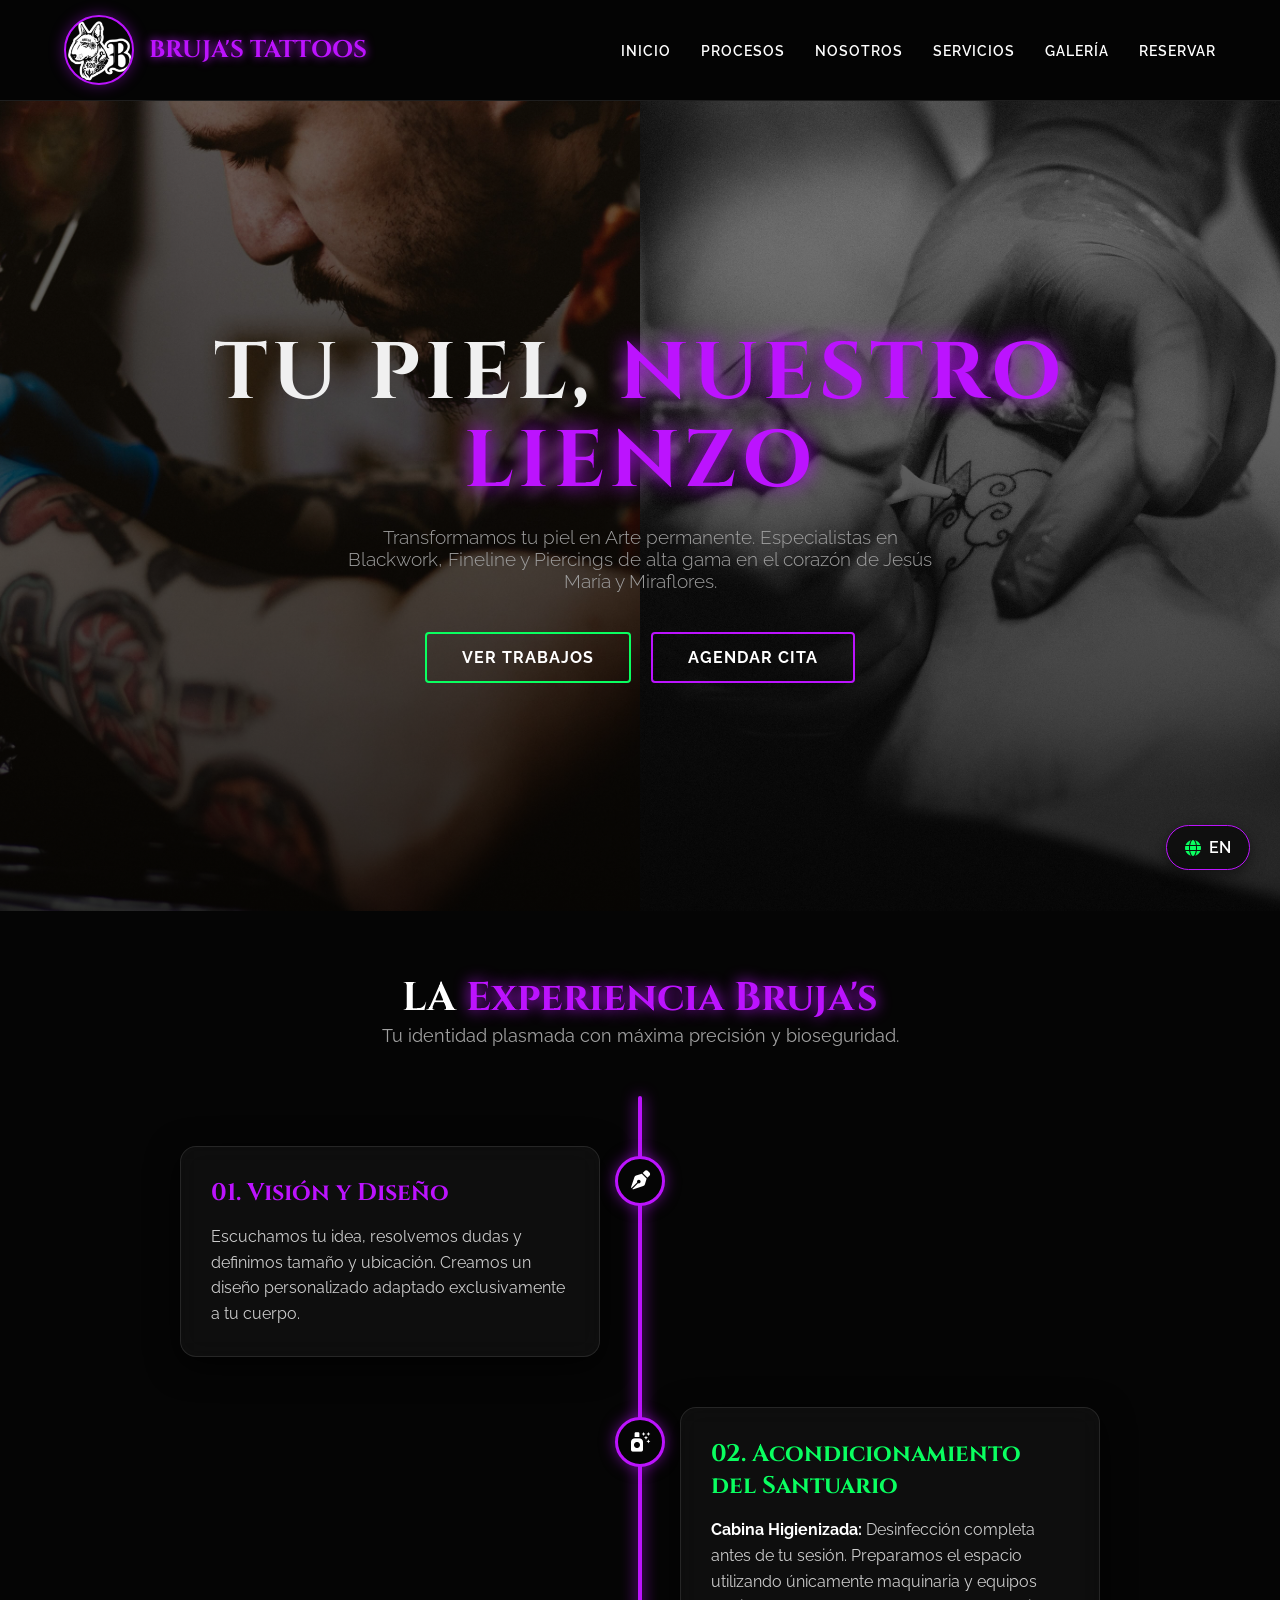
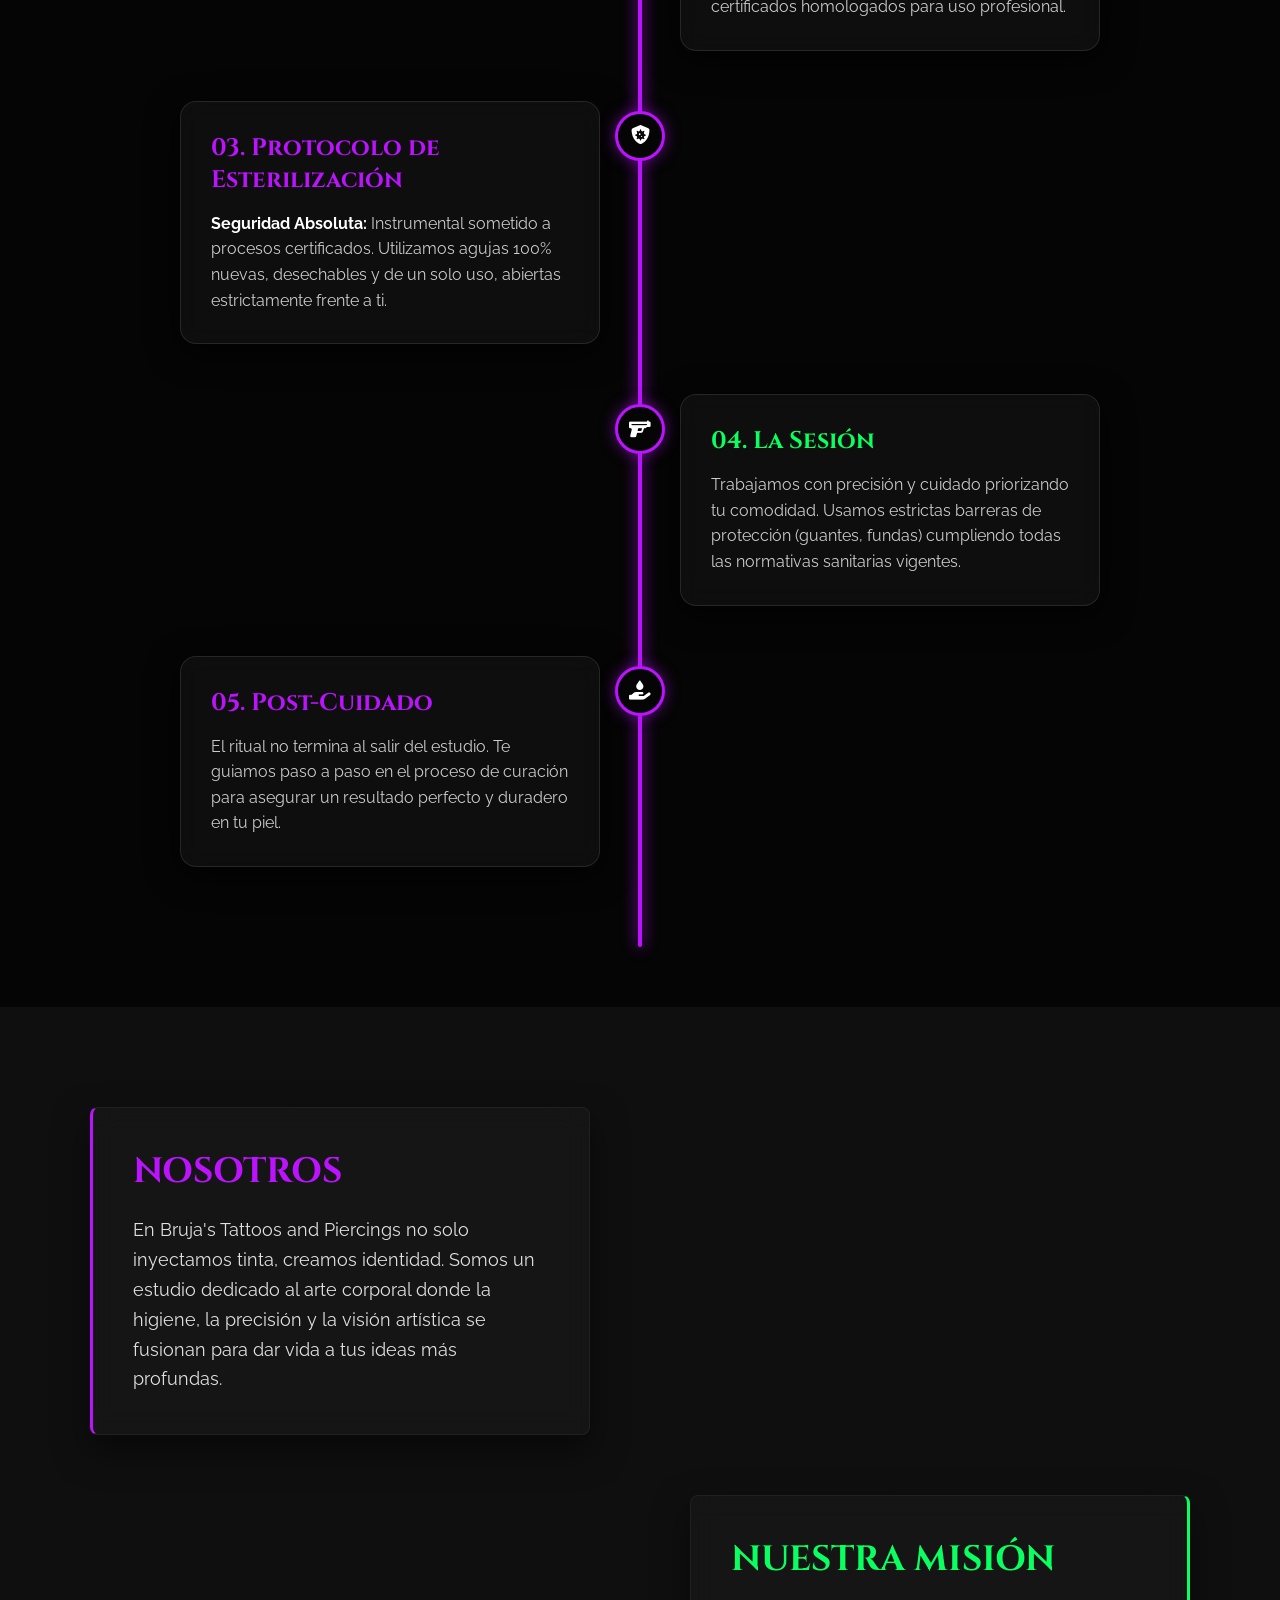
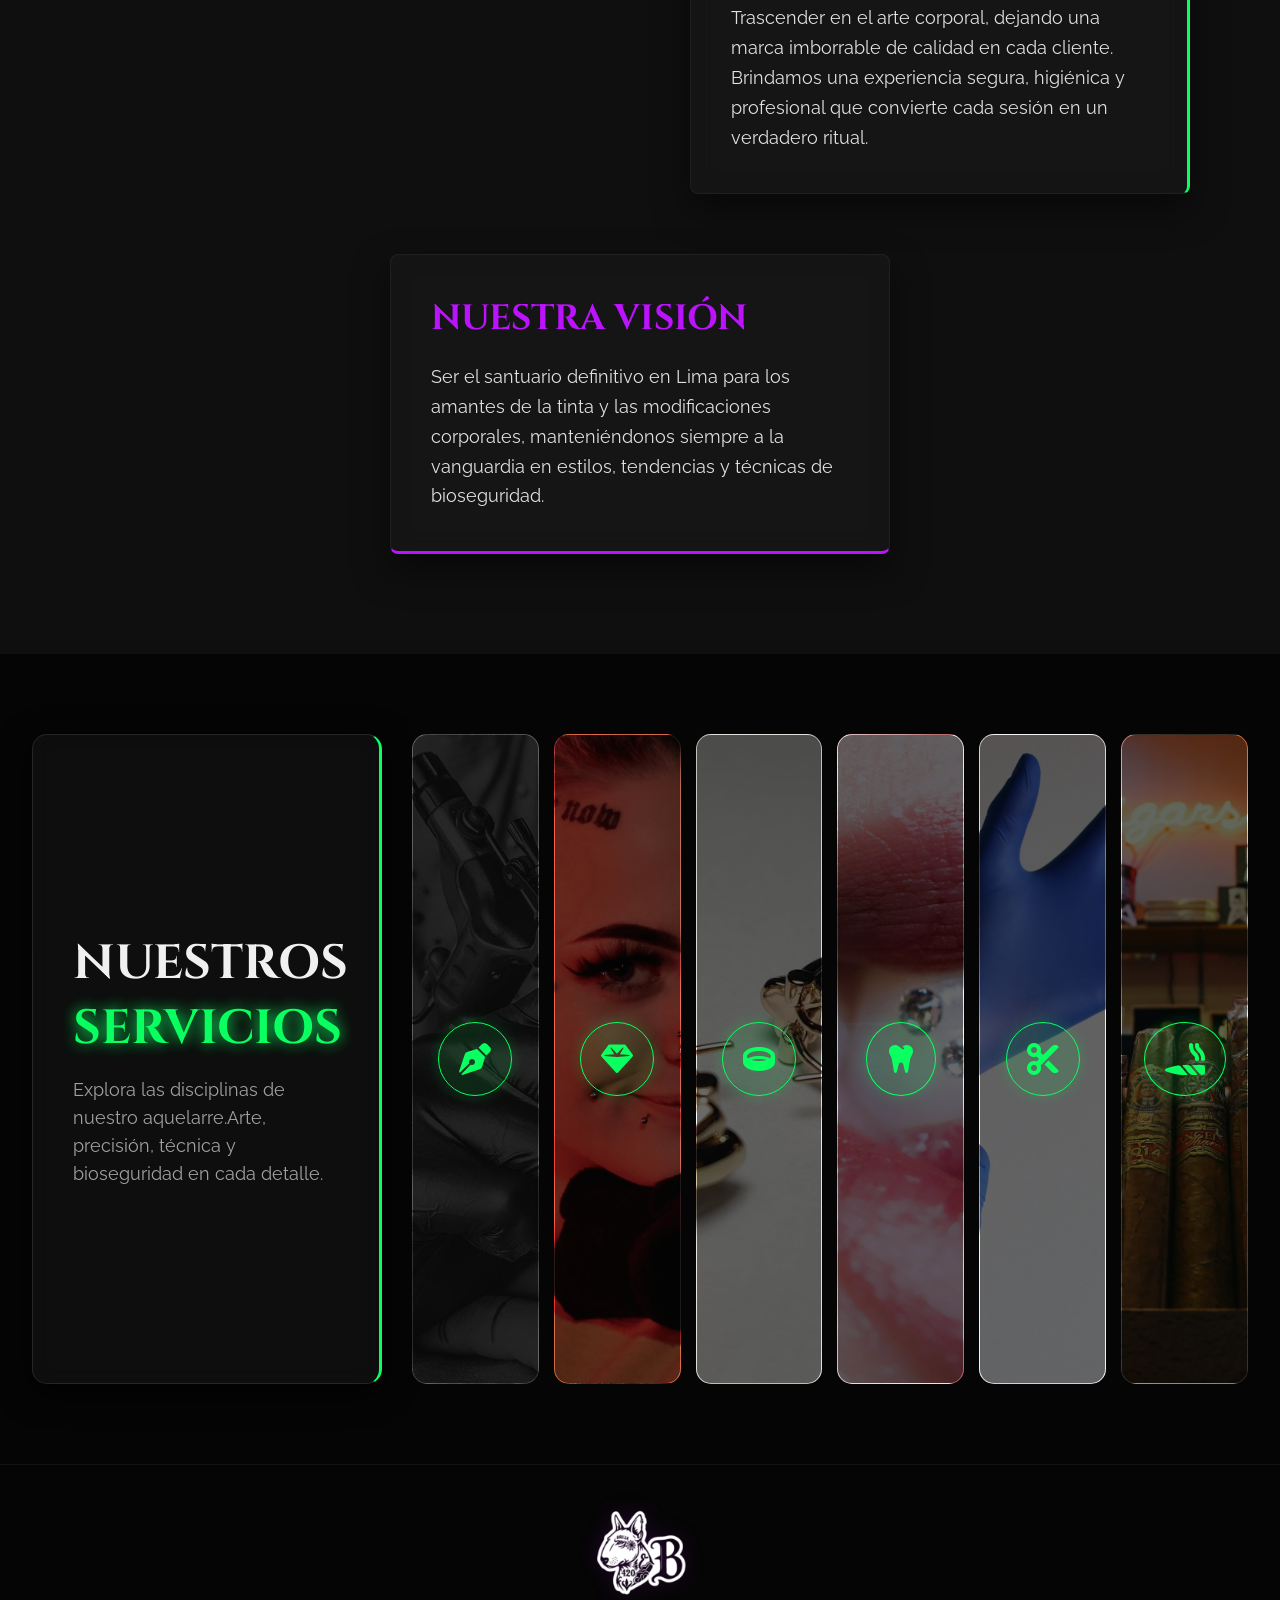
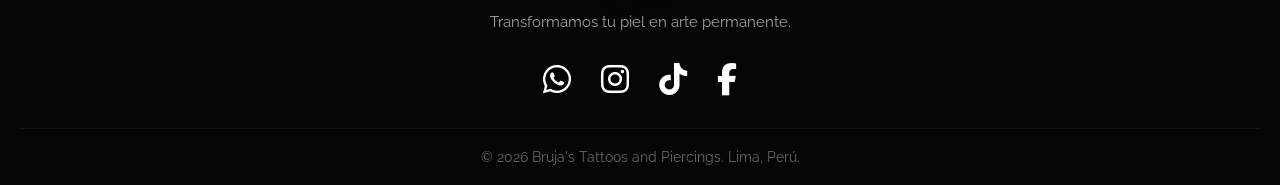
<file: index.html>
<!DOCTYPE html>
<html lang="es">

<head>
    <meta charset="UTF-8">
    <meta name="viewport" content="width=device-width, initial-scale=1.0">
    <title>Inicio - Bruja's Tattoos</title>
    <link rel="stylesheet" href="css/styles.css">
    <link
        href="https://fonts.googleapis.com/css2?family=Cinzel:wght@400;700&family=Raleway:wght@300;400;600&display=swap"
        rel="stylesheet">
    <link rel="stylesheet" href="https://cdnjs.cloudflare.com/ajax/libs/font-awesome/6.4.0/css/all.min.css">
</head>

<body>
    <nav class="navbar">
        <div class="logo">
            <img src="imagenes/logo_brujas_tattoo_final.png" alt="Bruja's Logo" class="nav-logo">
            <span>Bruja's Tattoos</span>
        </div>

        <div class="menu-toggle" id="mobile-menu">
            <span class="bar"></span>
            <span class="bar"></span>
            <span class="bar"></span>
        </div>

        <ul class="nav-links">
            <li><a href="#">Inicio</a></li>
            <li><a href="#nuestro-proceso">Procesos</a></li>
            <li><a href="#sobre-nosotros">Nosotros</a></li>
            <li><a href="#servicios">Servicios</a></li>
            <li><a href="galeria.html">Galería</a></li>
            <li><a href="registros.html" class="btn-cta">Reservar</a></li>
        </ul>
    </nav>

    <header class="hero">
        <div class="carousel-background">
            <div class="carousel-track">
                <div class="carousel-slide"><img src="imagenes/imagen1.jpg" alt="Tatuaje 1" loading="lazy"></div>
                <div class="carousel-slide"><img src="imagenes/imagen2.jpg" alt="Tatuaje 2" loading="lazy"></div>
                <div class="carousel-slide"><img src="imagenes/imagen3.jpg" alt="Tatuaje 3" loading="lazy"></div>
                <div class="carousel-slide"><img src="imagenes/imagen4.jpg" alt="Tatuaje 4" loading="lazy"></div>
                <div class="carousel-slide"><img src="imagenes/imagen5.jpg" alt="Tatuaje 5" loading="lazy"></div>
                <div class="carousel-slide"><img src="imagenes/imagen6.jpg" alt="Tatuaje 6" loading="lazy"></div>
                <div class="carousel-slide"><img src="imagenes/imagen7.jpg" alt="Tatuaje 7" loading="lazy"></div>
                <div class="carousel-slide"><img src="imagenes/imagen8.jpg" alt="Tatuaje 8" loading="lazy"></div>

                <div class="carousel-slide"><img src="imagenes/imagen1.jpg" alt="Tatuaje 1" loading="lazy"></div>
                <div class="carousel-slide"><img src="imagenes/imagen2.jpg" alt="Tatuaje 2" loading="lazy"></div>
                <div class="carousel-slide"><img src="imagenes/imagen3.jpg" alt="Tatuaje 3" loading="lazy"></div>
                <div class="carousel-slide"><img src="imagenes/imagen4.jpg" alt="Tatuaje 4" loading="lazy"></div>
                <div class="carousel-slide"><img src="imagenes/imagen5.jpg" alt="Tatuaje 5" loading="lazy"></div>
                <div class="carousel-slide"><img src="imagenes/imagen6.jpg" alt="Tatuaje 6" loading="lazy"></div>
                <div class="carousel-slide"><img src="imagenes/imagen7.jpg" alt="Tatuaje 7" loading="lazy"></div>
                <div class="carousel-slide"><img src="imagenes/imagen8.jpg" alt="Tatuaje 8" loading="lazy"></div>
            </div>
        </div>


        <div class="hero-overlay"></div>

        <div class="hero-content">
            <h1 class="glitch-text">TU PIEL, <span>NUESTRO LIENZO</span></h1>
            <p>Transformamos tu piel en Arte permanente. Especialistas en Blackwork, Fineline y Piercings de alta gama
                en el corazón de Jesús María y Miraflores.</p>
            <div class="hero-btns">
                <a href="galeria.html" class="btn-main">Ver Trabajos</a>
                <a href="registros.html" class="btn-main btn-cta">Agendar Cita</a>
            </div>
        </div>
    </header>






    <section class="container" id="nuestro-proceso">
        <div style="text-align: center; margin-bottom: 50px;">
            <h2 style="font-family: var(--font-title); font-size: 2.5rem; color: #fff;">
                LA <span style="color: var(--accent-purple); text-shadow: 0 0 15px var(--accent-purple);">Experiencia
                    Bruja's</span>
            </h2>
            <p style="color: var(--text-muted); font-size: 1.1rem;">Tu identidad plasmada con máxima precisión y
                bioseguridad.</p>
        </div>

        <div class="timeline">
            <div class="timeline-item left">
                <div class="timeline-icon"><i class="fa-solid fa-pen-nib"></i></div>
                <div class="timeline-content glass-panel">
                    <h3 class="title-purple">01. Visión y Diseño</h3>
                    <p>Escuchamos tu idea, resolvemos dudas y definimos tamaño y ubicación. Creamos un diseño
                        personalizado adaptado exclusivamente a tu cuerpo.</p>
                </div>
            </div>

            <div class="timeline-item right">
                <div class="timeline-icon"><i class="fa-solid fa-spray-can-sparkles"></i></div>
                <div class="timeline-content glass-panel">
                    <h3 class="title-green">02. Acondicionamiento del Santuario</h3>
                    <p><strong>Cabina Higienizada:</strong> Desinfección completa antes de tu sesión. Preparamos el
                        espacio utilizando únicamente maquinaria y equipos certificados homologados para uso
                        profesional.</p>
                </div>
            </div>

            <div class="timeline-item left">
                <div class="timeline-icon"><i class="fa-solid fa-shield-virus"></i></div>
                <div class="timeline-content glass-panel">
                    <h3 class="title-purple">03. Protocolo de Esterilización</h3>
                    <p><strong>Seguridad Absoluta:</strong> Instrumental sometido a procesos certificados. Utilizamos
                        agujas 100% nuevas, desechables y de un solo uso, abiertas estrictamente frente a ti.</p>
                </div>
            </div>

            <div class="timeline-item right">
                <div class="timeline-icon"><i class="fa-solid fa-gun"></i></div>
                <div class="timeline-content glass-panel">
                    <h3 class="title-green">04. La Sesión</h3>
                    <p>Trabajamos con precisión y cuidado priorizando tu comodidad. Usamos estrictas barreras de
                        protección (guantes, fundas) cumpliendo todas las normativas sanitarias vigentes.</p>
                </div>
            </div>

            <div class="timeline-item left">
                <div class="timeline-icon"><i class="fa-solid fa-hand-holding-droplet"></i></div>
                <div class="timeline-content glass-panel">
                    <h3 class="title-purple">05. Post-Cuidado</h3>
                    <p>El ritual no termina al salir del estudio. Te guiamos paso a paso en el proceso de curación para
                        asegurar un resultado perfecto y duradero en tu piel.</p>
                </div>
            </div>
        </div>
    </section>


    <section class="parallax-section" id="sobre-nosotros">
        <div class="parallax-overlay"></div>

        <div class="parallax-content">
            <div class="info-card glass-panel offset-left">
                <h3 class="title-purple">Nosotros</h3>
                <p>En Bruja's Tattoos and Piercings no solo inyectamos tinta, creamos identidad. Somos un estudio
                    dedicado al arte corporal donde la higiene, la precisión y la visión artística se fusionan para dar
                    vida a tus ideas más profundas.</p>
            </div>

            <div class="info-card glass-panel offset-right">
                <h3 class="title-green">Nuestra Misión</h3>
                <p>Trascender en el arte corporal, dejando una marca imborrable de calidad en cada cliente. Brindamos
                    una experiencia segura, higiénica y profesional que convierte cada sesión en un verdadero ritual.
                </p>
            </div>

            <div class="info-card glass-panel offset-center">
                <h3 class="title-purple">Nuestra Visión</h3>
                <p>Ser el santuario definitivo en Lima para los amantes de la tinta y las modificaciones corporales,
                    manteniéndonos siempre a la vanguardia en estilos, tendencias y técnicas de bioseguridad.</p>
            </div>
        </div>
    </section>

    <section id="servicios"
        style="padding-top: 80px; padding-bottom: 80px; width: 95%; max-width: 1600px; margin: 0 auto;">

        <div class="accordion-wrapper">

            <div class="accordion-static glass-panel">
                <h2 style="font-family: var(--font-title); font-size: 3rem; margin-bottom: 15px;">
                    NUESTROS <br> <span
                        style="color: var(--accent-green); text-shadow: 0 0 15px var(--accent-green);">SERVICIOS</span>
                </h2>
                <p style="color: var(--text-muted); font-size: 1.1rem; line-height: 1.6;">
                    Explora las disciplinas de nuestro aquelarre.Arte, precisión, técnica y bioseguridad en cada
                    detalle.
                </p>
            </div>

            <div class="accordion-item" style="background-image: url('imagenes/imagen3.jpg');">
                <div class="accordion-overlay"></div>
                <div class="accordion-icon-box">
                    <i class="fa-solid fa-pen-nib"></i>
                </div>
                <div class="accordion-content">
                    <h3>Tatuaje Personalizado</h3>
                    <p>Diseños únicos creados para expresar quién eres. Adaptamos cada trazo a tu anatomía para crear
                        arte permanente que te acompañe toda la vida.</p>
                </div>
            </div>

            <div class="accordion-item" style="background-image: url('imagenes/imagen12.jpg');">
                <div class="accordion-overlay"></div>
                <div class="accordion-icon-box">
                    <i class="fa-solid fa-gem"></i>
                </div>
                <div class="accordion-content">
                    <h3>Piercing</h3>
                    <p>Perforaciones personalizadas con precisión, higiene y carácter. Trabajamos con material
                        esterilizado y técnica profesional.</p>
                </div>
            </div>

            <div class="accordion-item" style="background-image: url('imagenes/imagen9.jpg');">
                <div class="accordion-overlay"></div>
                <div class="accordion-icon-box">
                    <i class="fa-solid fa-ring"></i>
                </div>
                <div class="accordion-content">
                    <h3>Venta de Joyería</h3>
                    <p>Catálogo exclusivo de joyería de alta gama. Piezas de titanio grado implante y diseños únicos
                        para complementar tu estilo.</p>
                </div>
            </div>

            <div class="accordion-item" style="background-image: url('imagenes/imagen11.jpg');">
                <div class="accordion-overlay"></div>
                <div class="accordion-icon-box">
                    <i class="fa-solid fa-tooth"></i>
                </div>
                <div class="accordion-content">
                    <h3>Gemas Dentales</h3>
                    <p>Aplicación segura de gemas dentales de primera calidad. Un toque de brillo sutil que no
                        compromete el esmalte de tus dientes.</p>
                </div>
            </div>

            <div class="accordion-item" style="background-image: url('imagenes/imagen10.jpg');">
                <div class="accordion-overlay"></div>
                <div class="accordion-icon-box">
                    <i class="fa-solid fa-scissors"></i>
                </div>
                <div class="accordion-content">
                    <h3>Lobuloplastias</h3>
                    <p>Reconstrucción estética de lóbulos expandidos o rasgados, y tratamiento profesional para la
                        remoción segura de granulomas.</p>
                </div>
            </div>

            <div class="accordion-item" style="background-image: url('imagenes/imagen13.jpg');">
                <div class="accordion-overlay"></div>
                <div class="accordion-icon-box">
                    <i class="fa-solid fa-joint"></i>
                </div>
                <div class="accordion-content">
                    <h3>Artículos de Fumador</h3>
                    <p>Selección especializada de parafernalia, encendedores y accesorios de primera línea para
                        fumadores exigentes.</p>
                </div>
            </div>

        </div>
    </section>

    <a href="index-en.html" class="lang-toggle">
        <i class="fa-solid fa-globe"></i> <span>EN</span>
    </a>

    <footer class="site-footer">
        <div class="footer-content-minimal">
            <img src="imagenes/logo_brujas_tattoo_final.png" alt="Bruja's Tattoos Logo" class="footer-logo">
            <p class="footer-description">Transformamos tu piel en arte permanente.</p>
            
            <div class="social-links-big">
                <a href="https://wa.me/51939707237" target="_blank" title="WhatsApp"><i class="fa-brands fa-whatsapp"></i></a>
                <a href="https://www.instagram.com/brujastattooshop/" target="_blank" title="Instagram"><i class="fa-brands fa-instagram"></i></a>
                <a href="https://www.tiktok.com/@brujastattooshop" target="_blank" title="TikTok"><i class="fa-brands fa-tiktok"></i></a>
                <a href="https://www.facebook.com/brujastattooshop/" target="_blank" title="Facebook"><i class="fa-brands fa-facebook-f"></i></a>
            </div>
        </div>

        <div class="footer-bottom">
            <p>&copy; 2026 Bruja's Tattoos and Piercings. Lima, Perú.</p>
        </div>
    </footer>

    <script src="js/script.js"></script>
</body>

</html>
</file>
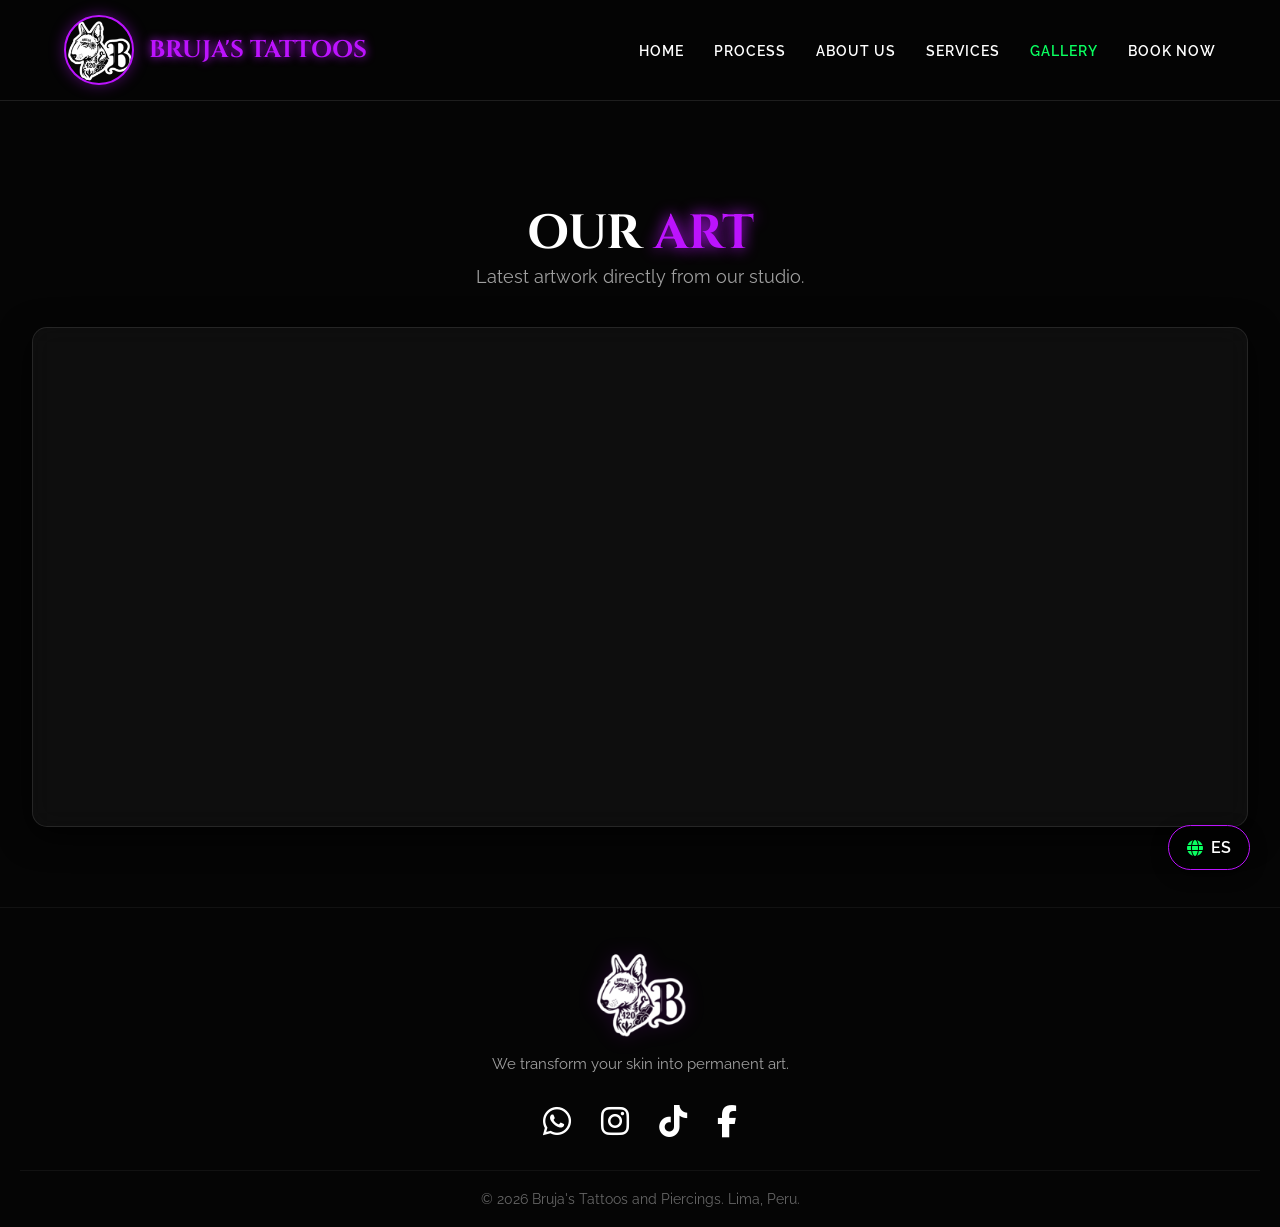
<file: galeria-en.html>
<!DOCTYPE html>
<html lang="en">

<head>
    <meta charset="UTF-8">
    <meta name="viewport" content="width=device-width, initial-scale=1.0">
    <title>Gallery - Bruja's Tattoos</title>
    <link rel="stylesheet" href="css/styles.css">
    <link href="https://fonts.googleapis.com/css2?family=Cinzel:wght@400;700&family=Raleway:wght@300;400;600&display=swap" rel="stylesheet">
    <link rel="stylesheet" href="https://cdnjs.cloudflare.com/ajax/libs/font-awesome/6.4.0/css/all.min.css">
</head>

<body>
    <nav class="navbar">
        <div class="logo">
            <img src="imagenes/logo_brujas_tattoo_final.png" alt="Bruja's Logo" class="nav-logo">
            <span>Bruja's Tattoos</span>
        </div>

        <div class="menu-toggle" id="mobile-menu">
            <span class="bar"></span>
            <span class="bar"></span>
            <span class="bar"></span>
        </div>

        <ul class="nav-links">
            <li><a href="index-en.html#">HOME</a></li>
            <li><a href="index-en.html#nuestro-proceso">PROCESS</a></li>
            <li><a href="index-en.html#sobre-nosotros">ABOUT US</a></li>
            <li><a href="index-en.html#servicios">SERVICES</a></li>
            <li><a href="galeria-en.html" class="active">GALLERY</a></li>
            <li><a href="registros-en.html" class="btn-cta">BOOK NOW</a></li>
        </ul>
    </nav>

    <section id="galeria-instagram" style="padding-top: 100px; padding-bottom: 80px; width: 95%; max-width: 1400px; margin: 0 auto;">

        <div style="text-align: center; margin-bottom: 40px;">
            <h2 style="font-family: var(--font-title); font-size: 3rem; color: #fff;">
                OUR <span style="color: var(--accent-purple); text-shadow: 0 0 15px var(--accent-purple);">ART</span>
            </h2>
            <p style="color: var(--text-muted); font-size: 1.1rem;">Latest artwork directly from our studio.</p>
        </div>

        <div class="glass-panel" style="padding: 20px; border-radius: 15px; min-height: 500px;">
            <script src="https://elfsightcdn.com/platform.js" async></script>
            <div class="elfsight-app-e841bd15-134e-4da9-b850-08bacf23d390" data-elfsight-app-lazy></div>
        </div>

    </section>

    <a href="galeria.html" class="lang-toggle">
        <i class="fa-solid fa-globe"></i> <span>ES</span>
    </a>

    <footer class="site-footer">
        <div class="footer-content-minimal">
            <img src="imagenes/logo_brujas_tattoo_final.png" alt="Bruja's Tattoos Logo" class="footer-logo">
            <p class="footer-description">We transform your skin into permanent art.</p>
            
            <div class="social-links-big">
                <a href="https://wa.me/51939707237" target="_blank" title="WhatsApp"><i class="fa-brands fa-whatsapp"></i></a>
                <a href="https://www.instagram.com/brujastattooshop/" target="_blank" title="Instagram"><i class="fa-brands fa-instagram"></i></a>
                <a href="https://www.tiktok.com/@brujastattooshop" target="_blank" title="TikTok"><i class="fa-brands fa-tiktok"></i></a>
                <a href="https://www.facebook.com/brujastattooshop/" target="_blank" title="Facebook"><i class="fa-brands fa-facebook-f"></i></a>
            </div>
        </div>

        <div class="footer-bottom">
            <p>&copy; 2026 Bruja's Tattoos and Piercings. Lima, Peru.</p>
        </div>
    </footer>

    <script src="js/script.js"></script>
</body>

</html>
</file>
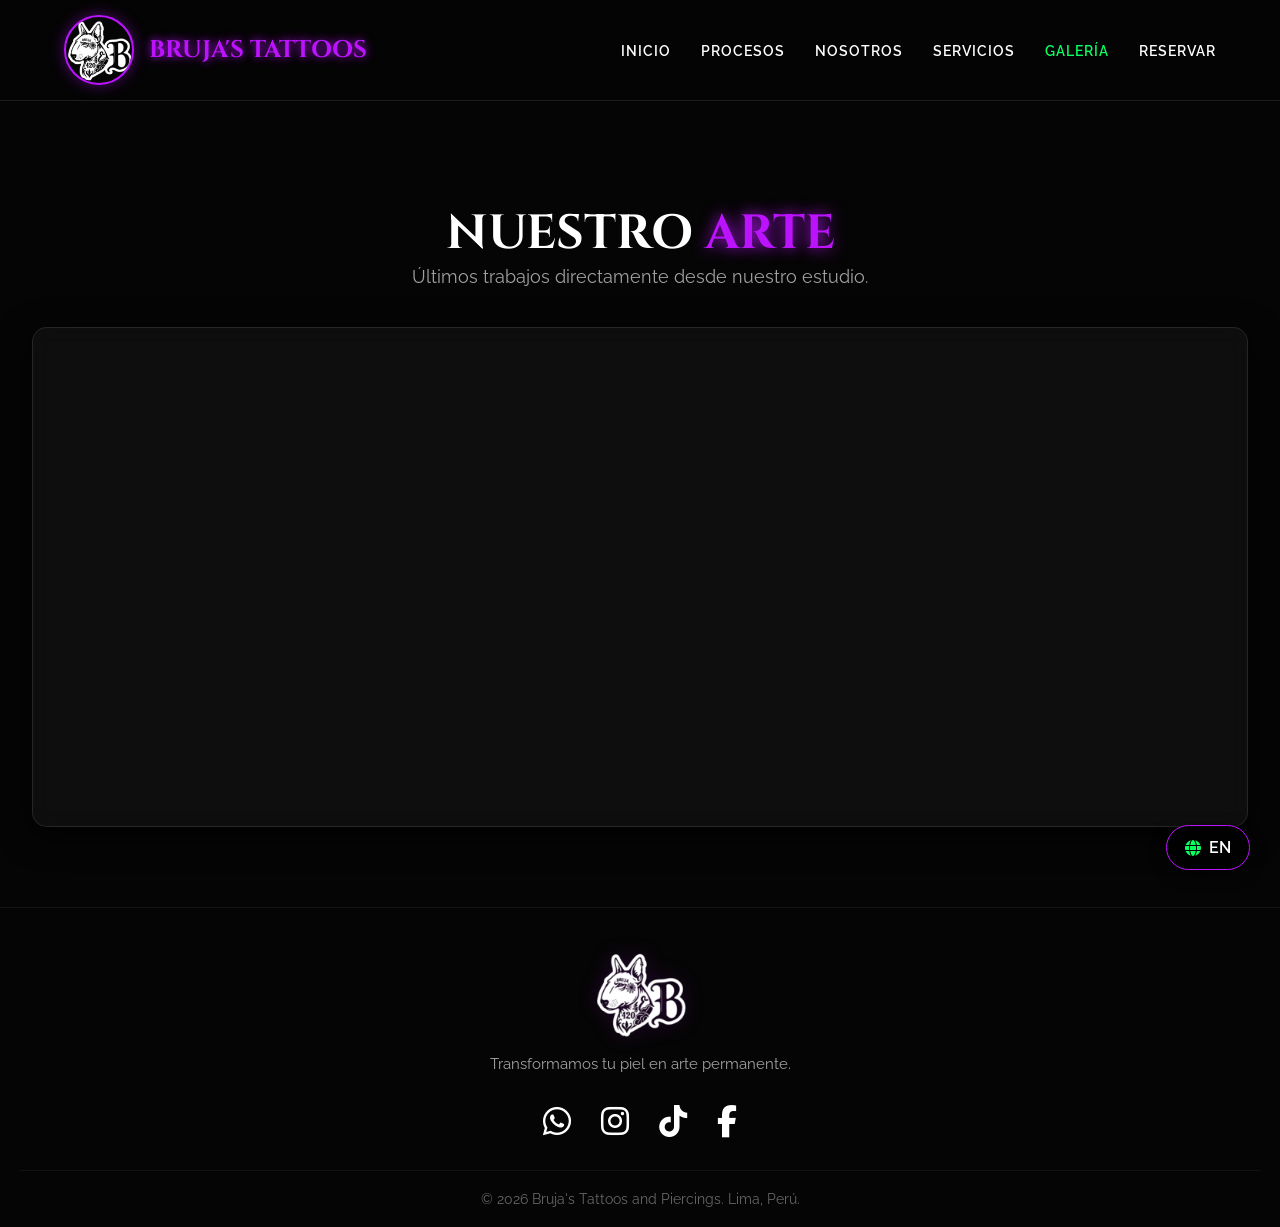
<file: galeria.html>
<!DOCTYPE html>
<html lang="es">

<head>
    <meta charset="UTF-8">
    <meta name="viewport" content="width=device-width, initial-scale=1.0">
    <title>Galería - Bruja's Tattoos</title>
    <link rel="stylesheet" href="css/styles.css">
    <link
        href="https://fonts.googleapis.com/css2?family=Cinzel:wght@400;700&family=Raleway:wght@300;400;600&display=swap"
        rel="stylesheet">
    <link rel="stylesheet" href="https://cdnjs.cloudflare.com/ajax/libs/font-awesome/6.4.0/css/all.min.css">
</head>

<body>
    <nav class="navbar">
        <div class="logo">
            <img src="imagenes/logo_brujas_tattoo_final.png" alt="Bruja's Logo" class="nav-logo">
            <span>Bruja's Tattoos</span>
        </div>

        <div class="menu-toggle" id="mobile-menu">
            <span class="bar"></span>
            <span class="bar"></span>
            <span class="bar"></span>
        </div>

        <ul class="nav-links">
            <li><a href="index.html#">Inicio</a></li>
            <li><a href="index.html#nuestro-proceso">Procesos</a></li>
            <li><a href="index.html#sobre-nosotros">Nosotros</a></li>
            <li><a href="index.html#servicios">Servicios</a></li>
            <li><a href="galeria.html" class="active">Galería</a></li>
            <li><a href="registros.html" class="btn-cta">Reservar</a></li>
        </ul>
    </nav>

    <section id="galeria-instagram"
        style="padding-top: 100px; padding-bottom: 80px; width: 95%; max-width: 1400px; margin: 0 auto;">

        <div style="text-align: center; margin-bottom: 40px;">
            <h2 style="font-family: var(--font-title); font-size: 3rem; color: #fff;">
                NUESTRO <span
                    style="color: var(--accent-purple); text-shadow: 0 0 15px var(--accent-purple);">ARTE</span>
            </h2>
            <p style="color: var(--text-muted); font-size: 1.1rem;">Últimos trabajos directamente desde nuestro estudio.
            </p>
        </div>

        <div class="glass-panel" style="padding: 20px; border-radius: 15px; min-height: 500px;">

            <script src="https://elfsightcdn.com/platform.js" async></script>
            <div class="elfsight-app-e841bd15-134e-4da9-b850-08bacf23d390" data-elfsight-app-lazy></div>

        </div>

    </section>

    <a href="galeria-en.html" class="lang-toggle">
        <i class="fa-solid fa-globe"></i> <span>EN</span>
    </a>

    <footer class="site-footer">
        <div class="footer-content-minimal">
            <img src="imagenes/logo_brujas_tattoo_final.png" alt="Bruja's Tattoos Logo" class="footer-logo">
            <p class="footer-description">Transformamos tu piel en arte permanente.</p>
            
            <div class="social-links-big">
                <a href="https://wa.me/51939707237" target="_blank" title="WhatsApp"><i class="fa-brands fa-whatsapp"></i></a>
                <a href="https://www.instagram.com/brujastattooshop/" target="_blank" title="Instagram"><i class="fa-brands fa-instagram"></i></a>
                <a href="https://www.tiktok.com/@brujastattooshop" target="_blank" title="TikTok"><i class="fa-brands fa-tiktok"></i></a>
                <a href="https://www.facebook.com/brujastattooshop/" target="_blank" title="Facebook"><i class="fa-brands fa-facebook-f"></i></a>
            </div>
        </div>

        <div class="footer-bottom">
            <p>&copy; 2026 Bruja's Tattoos and Piercings. Lima, Perú.</p>
        </div>
    </footer>

    <script src="js/script.js"></script>
</body>

</html>
</file>
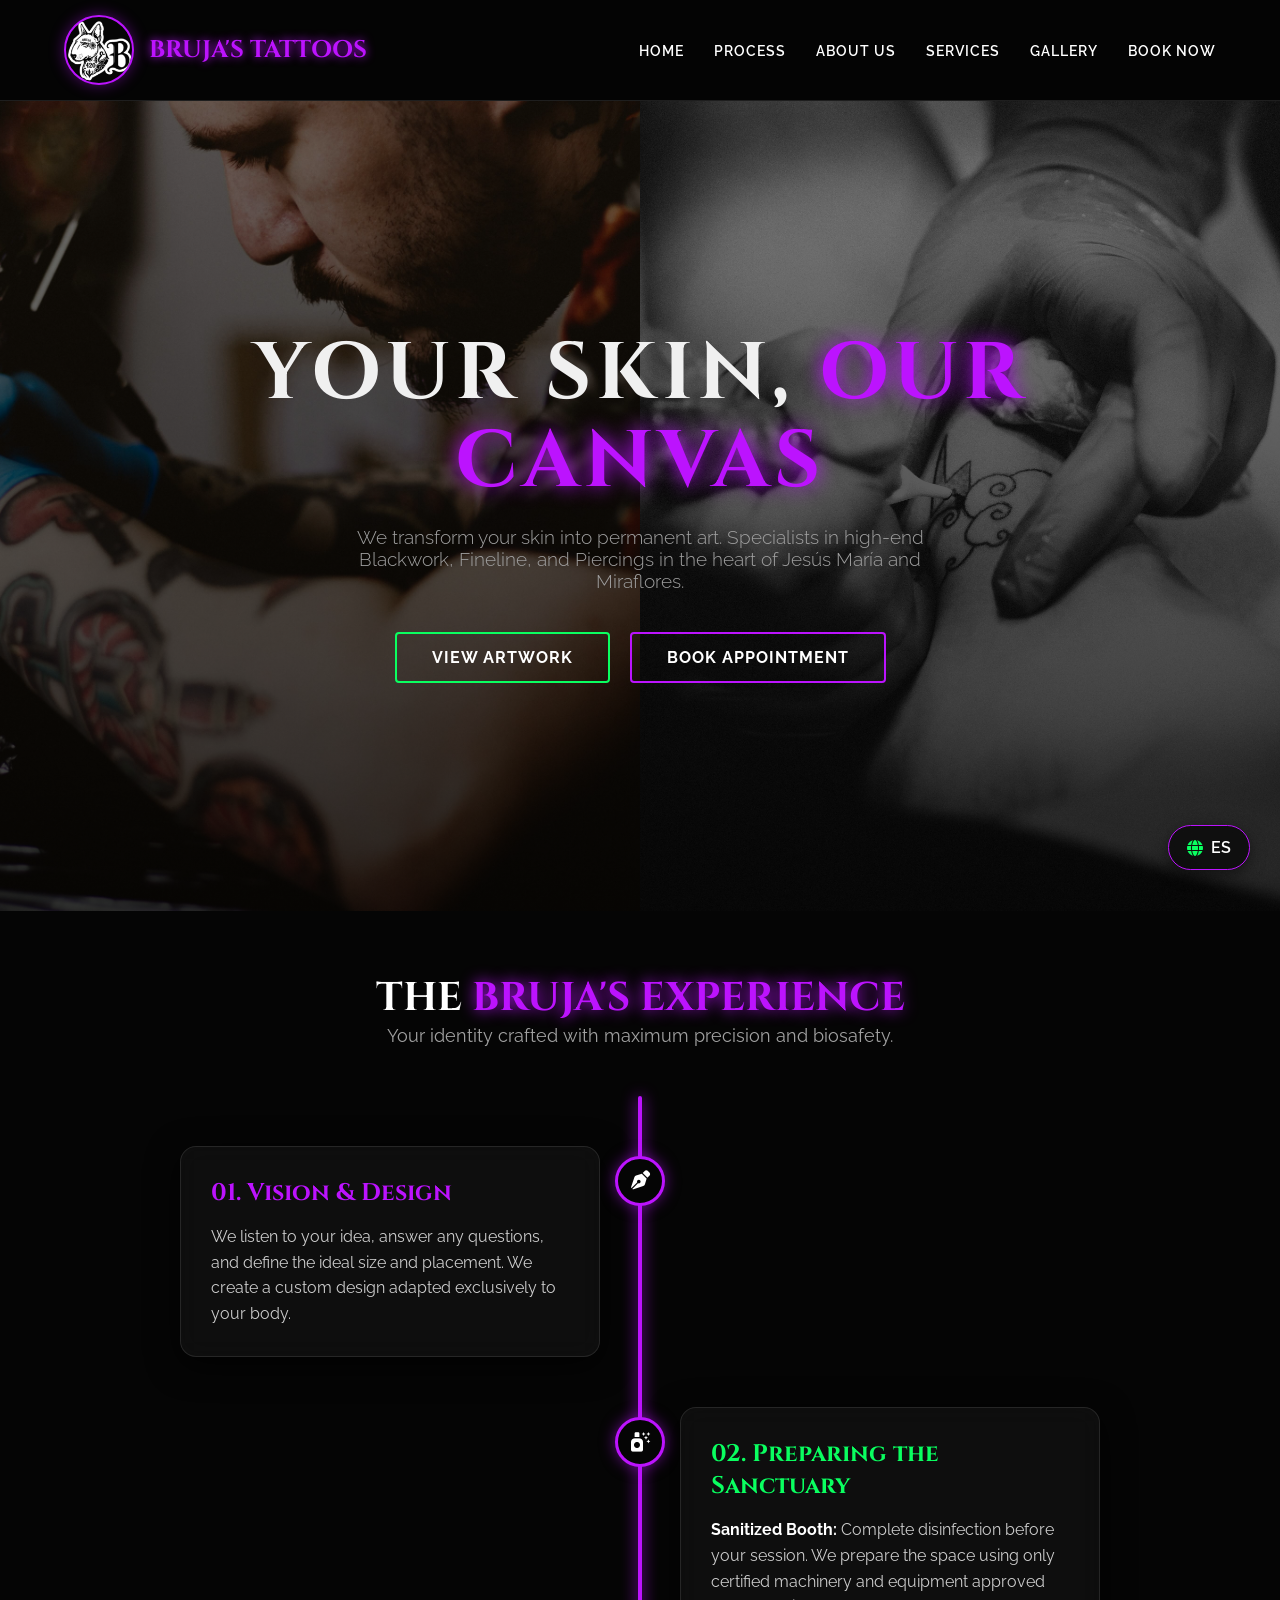
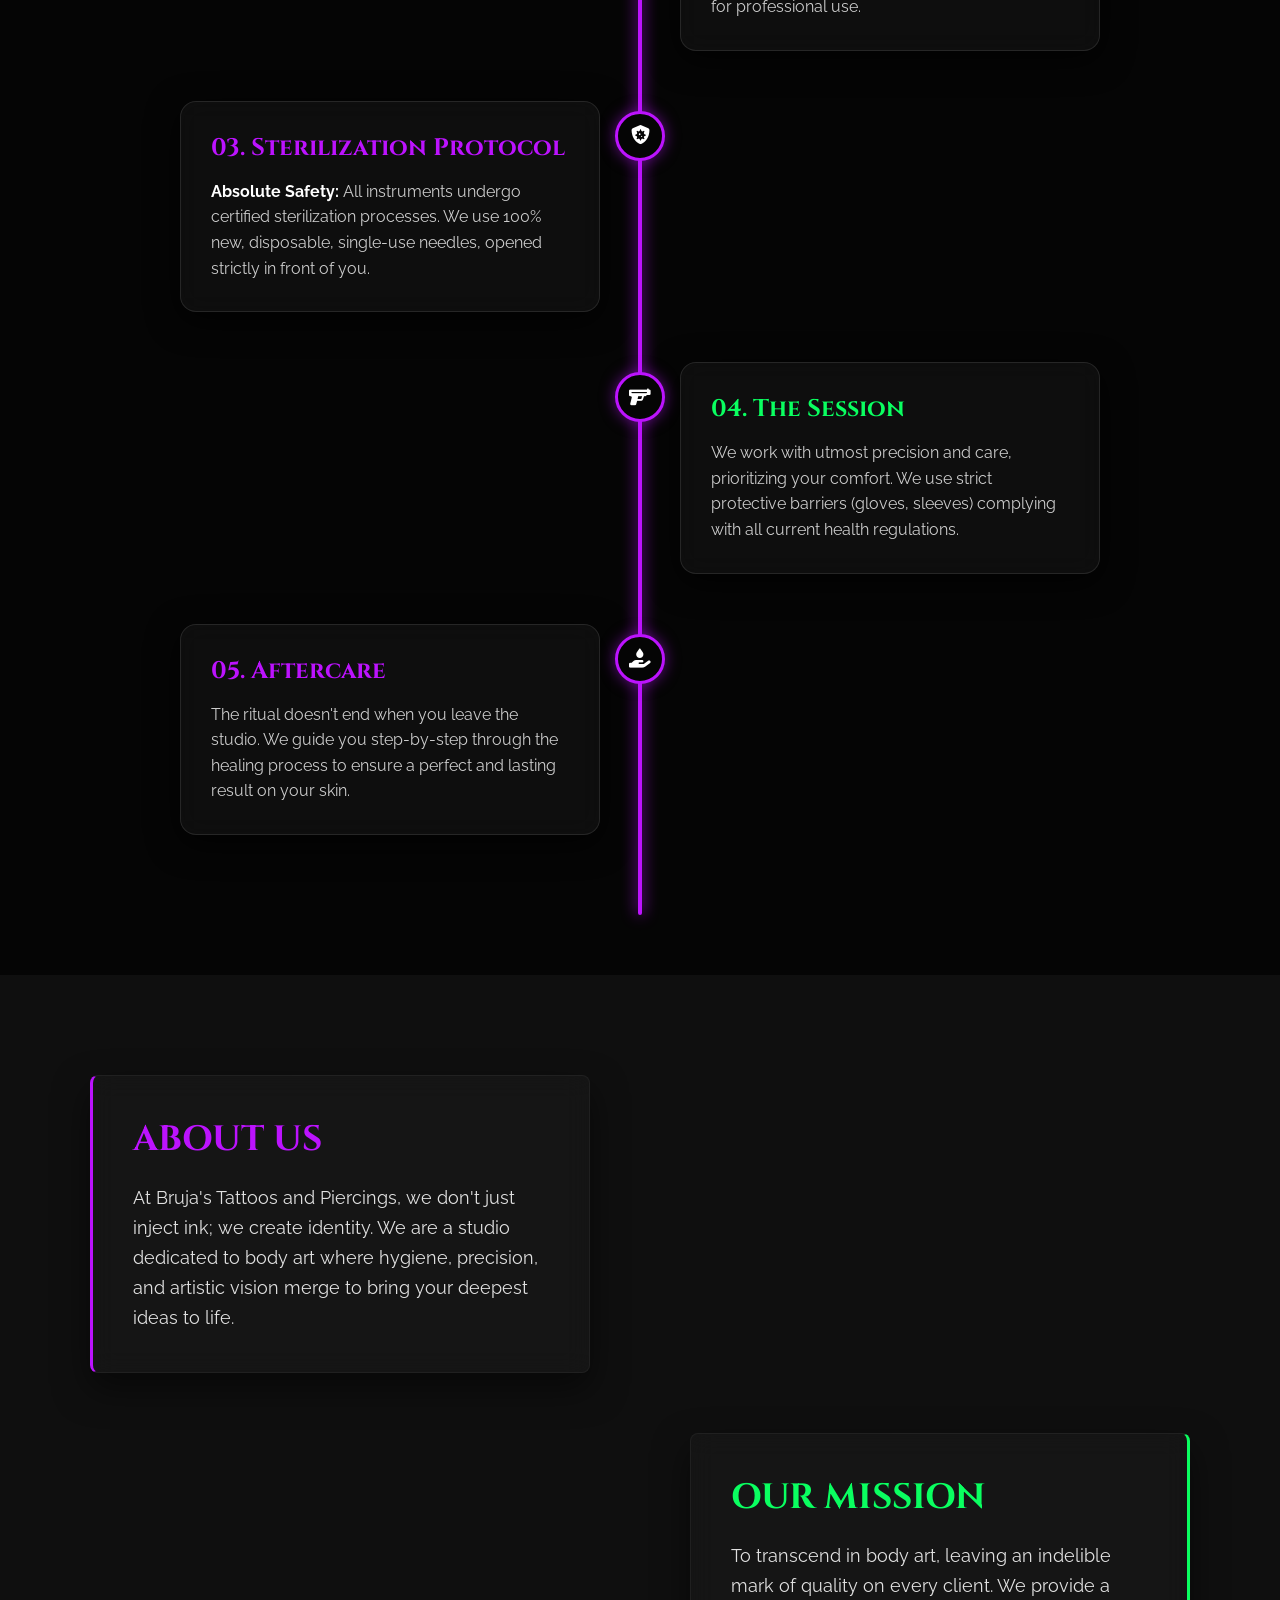
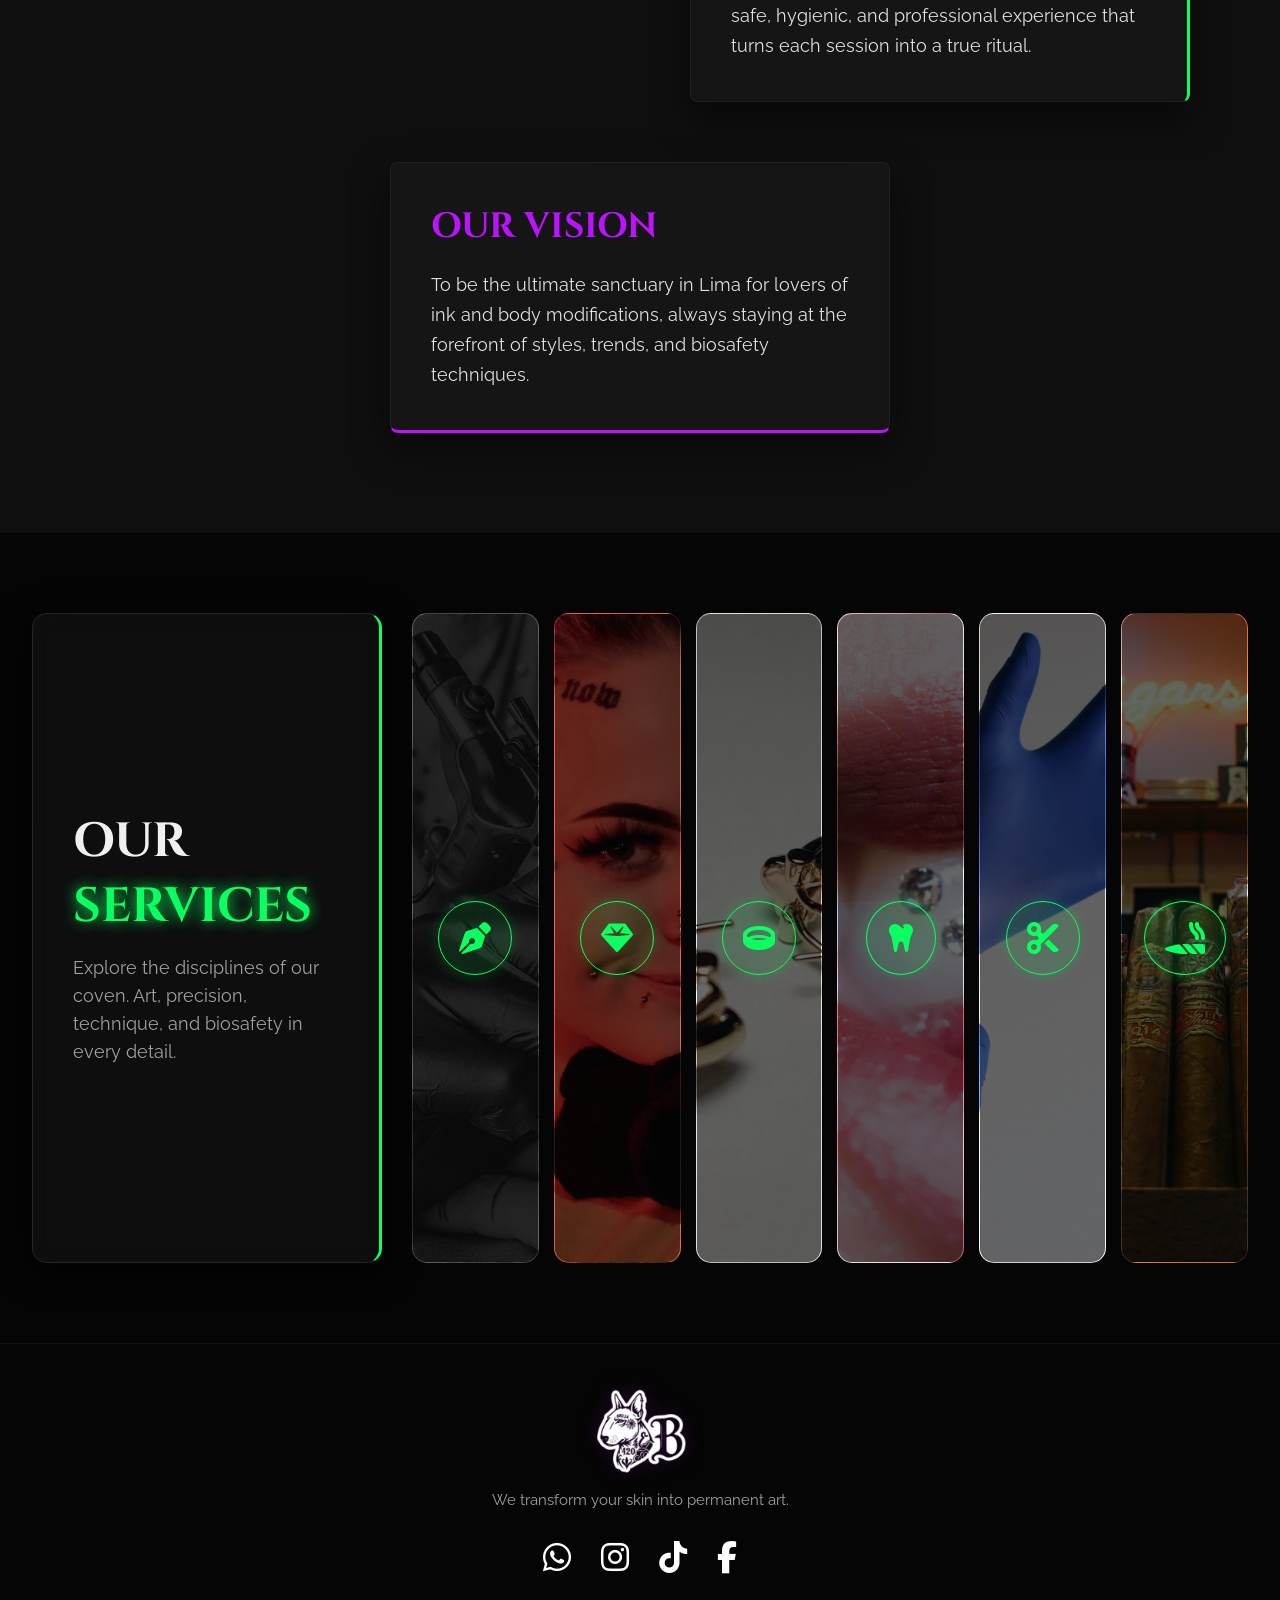
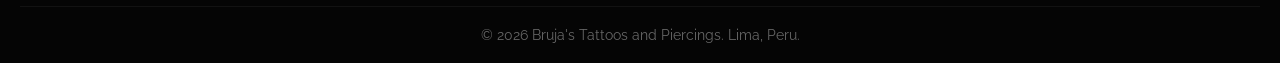
<file: index-en.html>
<!DOCTYPE html>
<html lang="en">

<head>
    <meta charset="UTF-8">
    <meta name="viewport" content="width=device-width, initial-scale=1.0">
    <title>Home - Bruja's Tattoos</title>
    <link rel="stylesheet" href="css/styles.css">
    <link href="https://fonts.googleapis.com/css2?family=Cinzel:wght@400;700&family=Raleway:wght@300;400;600&display=swap" rel="stylesheet">
    <link rel="stylesheet" href="https://cdnjs.cloudflare.com/ajax/libs/font-awesome/6.4.0/css/all.min.css">
</head>

<body>
    <nav class="navbar">
        <div class="logo">
            <img src="imagenes/logo_brujas_tattoo_final.png" alt="Bruja's Logo" class="nav-logo">
            <span>Bruja's Tattoos</span>
        </div>

        <div class="menu-toggle" id="mobile-menu">
            <span class="bar"></span>
            <span class="bar"></span>
            <span class="bar"></span>
        </div>

        <ul class="nav-links">
            <li><a href="#">HOME</a></li>
            <li><a href="#nuestro-proceso">PROCESS</a></li>
            <li><a href="#sobre-nosotros">ABOUT US</a></li>
            <li><a href="#servicios">SERVICES</a></li>           
            <li><a href="galeria-en.html">GALLERY</a></li>
            <li><a href="registros-en.html" class="btn-cta">BOOK NOW</a></li>
        </ul>
    </nav>

    <header class="hero">
        <div class="carousel-background">
            <div class="carousel-track">
                <div class="carousel-slide"><img src="imagenes/imagen1.jpg" alt="Tattoo 1" loading="lazy"></div>
                <div class="carousel-slide"><img src="imagenes/imagen2.jpg" alt="Tattoo 2" loading="lazy"></div>
                <div class="carousel-slide"><img src="imagenes/imagen3.jpg" alt="Tattoo 3" loading="lazy"></div>
                <div class="carousel-slide"><img src="imagenes/imagen4.jpg" alt="Tattoo 4" loading="lazy"></div>
                <div class="carousel-slide"><img src="imagenes/imagen5.jpg" alt="Tattoo 5" loading="lazy"></div>
                <div class="carousel-slide"><img src="imagenes/imagen6.jpg" alt="Tattoo 6" loading="lazy"></div>
                <div class="carousel-slide"><img src="imagenes/imagen7.jpg" alt="Tattoo 7" loading="lazy"></div>
                <div class="carousel-slide"><img src="imagenes/imagen8.jpg" alt="Tattoo 8" loading="lazy"></div>

                <div class="carousel-slide"><img src="imagenes/imagen1.jpg" alt="Tattoo 1" loading="lazy"></div>
                <div class="carousel-slide"><img src="imagenes/imagen2.jpg" alt="Tattoo 2" loading="lazy"></div>
                <div class="carousel-slide"><img src="imagenes/imagen3.jpg" alt="Tattoo 3" loading="lazy"></div>
                <div class="carousel-slide"><img src="imagenes/imagen4.jpg" alt="Tattoo 4" loading="lazy"></div>
                <div class="carousel-slide"><img src="imagenes/imagen5.jpg" alt="Tattoo 5" loading="lazy"></div>
                <div class="carousel-slide"><img src="imagenes/imagen6.jpg" alt="Tattoo 6" loading="lazy"></div>
                <div class="carousel-slide"><img src="imagenes/imagen7.jpg" alt="Tattoo 7" loading="lazy"></div>
                <div class="carousel-slide"><img src="imagenes/imagen8.jpg" alt="Tattoo 8" loading="lazy"></div>
            </div>
        </div>

        <div class="hero-overlay"></div>

        <div class="hero-content">
            <h1 class="glitch-text">YOUR SKIN, <span>OUR CANVAS</span></h1>
            <p>We transform your skin into permanent art. Specialists in high-end Blackwork, Fineline, and Piercings in the heart of Jesús María and Miraflores.</p>
            <div class="hero-btns">
                <a href="galeria-en.html" class="btn-main">View Artwork</a>
                <a href="registros-en.html" class="btn-main btn-cta">Book Appointment</a>
            </div>
        </div>
    </header>

    <section class="container" id="nuestro-proceso">
        <div style="text-align: center; margin-bottom: 50px;">
            <h2 style="font-family: var(--font-title); font-size: 2.5rem; color: #fff;">
                THE <span style="color: var(--accent-purple); text-shadow: 0 0 15px var(--accent-purple);">BRUJA'S EXPERIENCE</span>
            </h2>
            <p style="color: var(--text-muted); font-size: 1.1rem;">Your identity crafted with maximum precision and biosafety.</p>
        </div>

        <div class="timeline">
            <div class="timeline-item left">
                <div class="timeline-icon"><i class="fa-solid fa-pen-nib"></i></div>
                <div class="timeline-content glass-panel">
                    <h3 class="title-purple">01. Vision & Design</h3>
                    <p>We listen to your idea, answer any questions, and define the ideal size and placement. We create a custom design adapted exclusively to your body.</p>
                </div>
            </div>

            <div class="timeline-item right">
                <div class="timeline-icon"><i class="fa-solid fa-spray-can-sparkles"></i></div>
                <div class="timeline-content glass-panel">
                    <h3 class="title-green">02. Preparing the Sanctuary</h3>
                    <p><strong>Sanitized Booth:</strong> Complete disinfection before your session. We prepare the space using only certified machinery and equipment approved for professional use.</p>
                </div>
            </div>

            <div class="timeline-item left">
                <div class="timeline-icon"><i class="fa-solid fa-shield-virus"></i></div>
                <div class="timeline-content glass-panel">
                    <h3 class="title-purple">03. Sterilization Protocol</h3>
                    <p><strong>Absolute Safety:</strong> All instruments undergo certified sterilization processes. We use 100% new, disposable, single-use needles, opened strictly in front of you.</p>
                </div>
            </div>

            <div class="timeline-item right">
                <div class="timeline-icon"><i class="fa-solid fa-gun"></i></div>
                <div class="timeline-content glass-panel">
                    <h3 class="title-green">04. The Session</h3>
                    <p>We work with utmost precision and care, prioritizing your comfort. We use strict protective barriers (gloves, sleeves) complying with all current health regulations.</p>
                </div>
            </div>

            <div class="timeline-item left">
                <div class="timeline-icon"><i class="fa-solid fa-hand-holding-droplet"></i></div>
                <div class="timeline-content glass-panel">
                    <h3 class="title-purple">05. Aftercare</h3>
                    <p>The ritual doesn't end when you leave the studio. We guide you step-by-step through the healing process to ensure a perfect and lasting result on your skin.</p>
                </div>
            </div>
        </div>
    </section>

    <section class="parallax-section" id="sobre-nosotros">
        <div class="parallax-overlay"></div>

        <div class="parallax-content">
            <div class="info-card glass-panel offset-left">
                <h3 class="title-purple">About Us</h3>
                <p>At Bruja's Tattoos and Piercings, we don't just inject ink; we create identity. We are a studio dedicated to body art where hygiene, precision, and artistic vision merge to bring your deepest ideas to life.</p>
            </div>

            <div class="info-card glass-panel offset-right">
                <h3 class="title-green">Our Mission</h3>
                <p>To transcend in body art, leaving an indelible mark of quality on every client. We provide a safe, hygienic, and professional experience that turns each session into a true ritual.</p>
            </div>

            <div class="info-card glass-panel offset-center">
                <h3 class="title-purple">Our Vision</h3>
                <p>To be the ultimate sanctuary in Lima for lovers of ink and body modifications, always staying at the forefront of styles, trends, and biosafety techniques.</p>
            </div>
        </div>
    </section> 

    <section id="servicios" style="padding-top: 80px; padding-bottom: 80px; width: 95%; max-width: 1600px; margin: 0 auto;">

        <div class="accordion-wrapper">

            <div class="accordion-static glass-panel">
                <h2 style="font-family: var(--font-title); font-size: 3rem; margin-bottom: 15px;">
                    OUR <br> <span style="color: var(--accent-green); text-shadow: 0 0 15px var(--accent-green);">SERVICES</span>
                </h2>
                <p style="color: var(--text-muted); font-size: 1.1rem; line-height: 1.6;">
                    Explore the disciplines of our coven. Art, precision, technique, and biosafety in every detail.
                </p>
            </div>

            <div class="accordion-item" style="background-image: url('imagenes/imagen3.jpg');">
                <div class="accordion-overlay"></div>
                <div class="accordion-icon-box">
                    <i class="fa-solid fa-pen-nib"></i>
                </div>
                <div class="accordion-content">
                    <h3>Custom Tattooing</h3>
                    <p>Unique designs created to express who you are. We adapt every stroke to your anatomy to create permanent art that stays with you for life.</p>
                </div>
            </div>

            <div class="accordion-item" style="background-image: url('imagenes/imagen12.jpg');">
                <div class="accordion-overlay"></div>
                <div class="accordion-icon-box">
                    <i class="fa-solid fa-gem"></i>
                </div>
                <div class="accordion-content">
                    <h3>Body Piercing</h3>
                    <p>Custom piercings with precision, hygiene, and character. We work with sterilized materials and professional techniques.</p>
                </div>
            </div>

            <div class="accordion-item" style="background-image: url('imagenes/imagen9.jpg');">
                <div class="accordion-overlay"></div>
                <div class="accordion-icon-box">
                    <i class="fa-solid fa-ring"></i>
                </div>
                <div class="accordion-content">
                    <h3>Jewelry Sales</h3>
                    <p>An exclusive catalog of high-end jewelry. Implant-grade titanium pieces and unique designs to complement your style.</p>
                </div>
            </div>

            <div class="accordion-item" style="background-image: url('imagenes/imagen11.jpg');">
                <div class="accordion-overlay"></div>
                <div class="accordion-icon-box">
                    <i class="fa-solid fa-tooth"></i>
                </div>
                <div class="accordion-content">
                    <h3>Tooth Gems</h3>
                    <p>Safe application of premium quality tooth gems. A subtle touch of shine that does not compromise your teeth's enamel.</p>
                </div>
            </div>

            <div class="accordion-item" style="background-image: url('imagenes/imagen10.jpg');">
                <div class="accordion-overlay"></div>
                <div class="accordion-icon-box">
                    <i class="fa-solid fa-scissors"></i>
                </div>
                <div class="accordion-content">
                    <h3>Earlobe Reconstruction</h3>
                    <p>Aesthetic reconstruction of stretched or torn earlobes, and professional treatment for the safe removal of granulomas.</p>
                </div>
            </div>

            <div class="accordion-item" style="background-image: url('imagenes/imagen13.jpg' ) ; ">
                <div class="accordion-overlay"></div>
                <div class="accordion-icon-box">
                    <i class="fa-solid fa-joint"></i>
                </div>
                <div class="accordion-content">
                    <h3>Smokeshop Items</h3>
                    <p>Specialized selection of high-end paraphernalia, lighters, and accessories for demanding smokers.</p>
                </div>
            </div>

        </div>
    </section>

    <a href="index.html" class="lang-toggle">
        <i class="fa-solid fa-globe"></i> <span>ES</span>
    </a>

    <footer class="site-footer">
        <div class="footer-content-minimal">
            <img src="imagenes/logo_brujas_tattoo_final.png" alt="Bruja's Tattoos Logo" class="footer-logo">
            <p class="footer-description">We transform your skin into permanent art.</p>
            
            <div class="social-links-big">
                <a href="https://wa.me/51939707237" target="_blank" title="WhatsApp"><i class="fa-brands fa-whatsapp"></i></a>
                <a href="https://www.instagram.com/brujastattooshop/" target="_blank" title="Instagram"><i class="fa-brands fa-instagram"></i></a>
                <a href="https://www.tiktok.com/@brujastattooshop" target="_blank" title="TikTok"><i class="fa-brands fa-tiktok"></i></a>
                <a href="https://www.facebook.com/brujastattooshop/" target="_blank" title="Facebook"><i class="fa-brands fa-facebook-f"></i></a>
            </div>
        </div>

        <div class="footer-bottom">
            <p>&copy; 2026 Bruja's Tattoos and Piercings. Lima, Peru.</p>
        </div>
    </footer>

    <script src="js/script.js"></script>
</body>

</html>
</file>
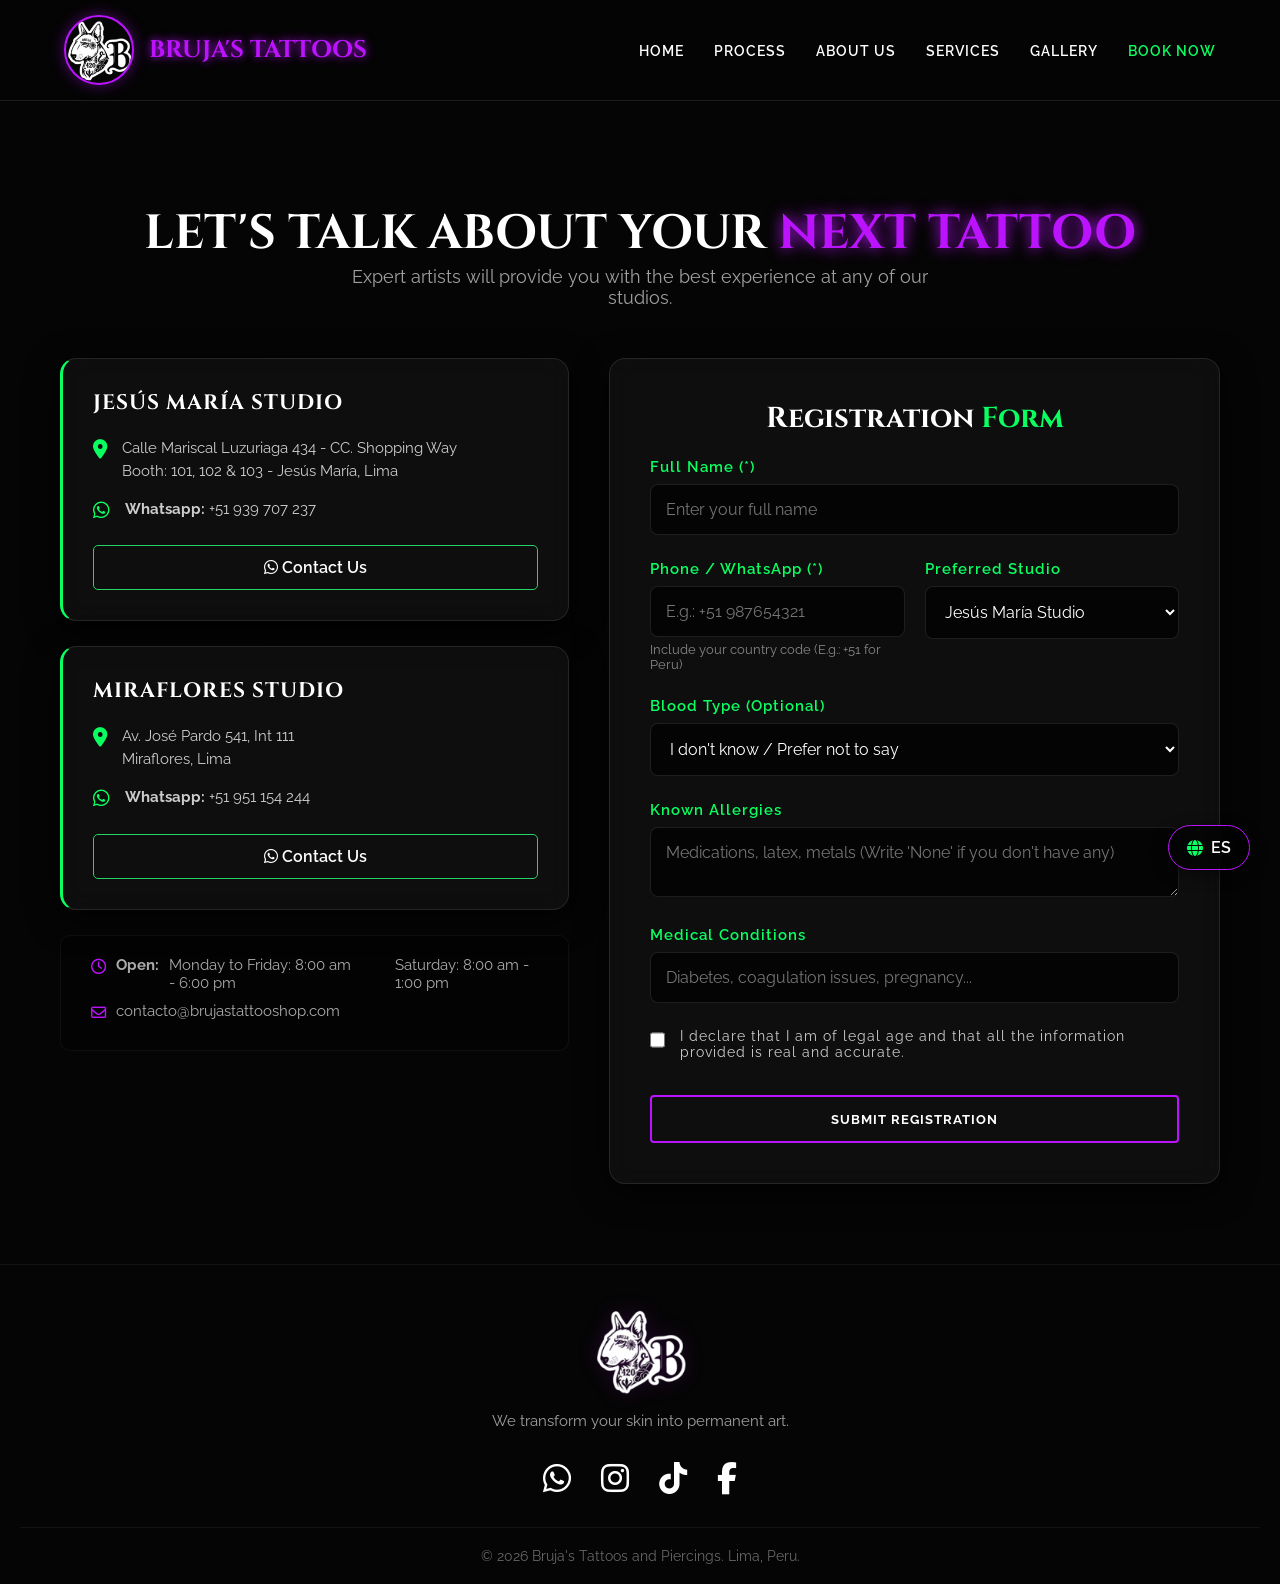
<file: registros-en.html>
<!DOCTYPE html>
<html lang="en">

<head>
    <meta charset="UTF-8">
    <meta name="viewport" content="width=device-width, initial-scale=1.0">
    <title>Book Now - Bruja's Tattoos</title>
    <link rel="stylesheet" href="css/styles.css">
    <link href="https://fonts.googleapis.com/css2?family=Cinzel:wght@400;700&family=Raleway:wght@300;400;600&display=swap" rel="stylesheet">
    <link rel="stylesheet" href="https://cdnjs.cloudflare.com/ajax/libs/font-awesome/6.4.0/css/all.min.css">
    <style>
        /* =========================================
            ESTILOS ESPECÍFICOS DEL FORMULARIO
           ========================================= */
        .form-group {
            margin-bottom: 25px;
        }

        label {
            display: block;
            color: var(--accent-green);
            margin-bottom: 8px;
            font-size: 0.95rem;
            font-weight: 600;
            letter-spacing: 1px;
        }

        input[type="text"],
        input[type="tel"],
        select,
        textarea {
            width: 100%;
            padding: 15px;
            background: rgba(0, 0, 0, 0.6);
            border: 1px solid rgba(255, 255, 255, 0.1);
            color: #fff;
            border-radius: 8px;
            font-family: var(--font-body);
            font-size: 1rem;
            transition: all 0.3s ease;
        }

        /* El efecto de resplandor al escribir */
        input:focus,
        select:focus,
        textarea:focus {
            outline: none;
            border-color: var(--accent-purple);
            box-shadow: 0 0 15px rgba(188, 19, 254, 0.3);
            background: rgba(0, 0, 0, 0.8);
        }

        /* Estilo para el select para que haga match con el tema oscuro */
        select option {
            background: #111;
            color: #fff;
        }

        .alert-box {
            display: none;
            padding: 15px;
            background: rgba(10, 255, 96, 0.1);
            border: 1px solid var(--accent-green);
            color: #fff;
            text-align: center;
            margin-bottom: 25px;
            border-radius: 8px;
            font-weight: 600;
        }

        .form-grid {
            display: grid;
            grid-template-columns: 1fr 1fr;
            gap: 20px;
        }

        /* Que la cuadrícula se rompa en celulares */
        @media (max-width: 600px) {
            .form-grid {
                grid-template-columns: 1fr;
                gap: 0;
            }
        }
    </style>
</head>

<body>
    <nav class="navbar">
        <div class="logo">
            <img src="imagenes/logo_brujas_tattoo_final.png" alt="Bruja's Logo" class="nav-logo">
            <span>Bruja's Tattoos</span>
        </div>

        <div class="menu-toggle" id="mobile-menu">
            <span class="bar"></span>
            <span class="bar"></span>
            <span class="bar"></span>
        </div>

        <ul class="nav-links">
            <li><a href="index-en.html#">HOME</a></li>
            <li><a href="index-en.html#nuestro-proceso">PROCESS</a></li>
            <li><a href="index-en.html#sobre-nosotros">ABOUT US</a></li>
            <li><a href="index-en.html#servicios">SERVICES</a></li>
            <li><a href="galeria-en.html">GALLERY</a></li>
            <li><a href="registros-en.html" class="active btn-cta">BOOK NOW</a></li>
        </ul>
    </nav>

    <section class="container" style="padding-top: 100px; padding-bottom: 80px;">

        <div style="text-align: center; margin-bottom: 50px;">
            <h2 style="font-family: var(--font-title); font-size: 3rem; color: #fff;">
                LET'S TALK ABOUT YOUR <span style="color: var(--accent-purple); text-shadow: 0 0 15px var(--accent-purple);">NEXT TATTOO</span>
            </h2>
            <p style="color: var(--text-muted); font-size: 1.1rem; max-width: 600px; margin: 0 auto;">
                Expert artists will provide you with the best experience at any of our studios.
            </p>
        </div>

        <div class="contact-wrapper">

            <div class="contact-info-column">

                <div class="sede-card glass-panel">
                    <h3>JESÚS MARÍA STUDIO</h3>
                    <ul>
                        <li>
                            <i class="fa-solid fa-location-dot"></i>
                            <div>
                                <span>Calle Mariscal Luzuriaga 434 - CC. Shopping Way</span>
                                <span>Booth: 101, 102 & 103 - Jesús María, Lima</span>
                            </div>
                        </li>
                        <li>
                            <i class="fa-brands fa-whatsapp"></i>
                            <span><strong>Whatsapp:</strong> +51 939 707 237</span>
                        </li>
                    </ul>
                    <a href="https://wa.me/51939707237" target="_blank" class="btn-whatsapp">
                        <i class="fa-brands fa-whatsapp"></i> Contact Us
                    </a>
                </div>

                <div class="sede-card glass-panel">
                    <h3>MIRAFLORES STUDIO</h3>
                    <ul>
                        <li>
                            <i class="fa-solid fa-location-dot"></i>
                            <div>
                                <span>Av. José Pardo 541, Int 111</span>
                                <span>Miraflores, Lima</span>
                            </div>
                        </li>
                        <li>
                            <i class="fa-brands fa-whatsapp"></i>
                            <span><strong>Whatsapp:</strong> +51 951 154 244</span>
                        </li>
                    </ul>
                    <a href="https://wa.me/51951154244" target="_blank" class="btn-whatsapp">
                        <i class="fa-brands fa-whatsapp"></i> Contact Us
                    </a>
                </div>

                <div class="info-extra">
                    <p><i class="fa-regular fa-clock"></i> <strong>Open:</strong> Monday to Friday: 8:00 am - 6:00 pm
                        <br> <span style="margin-left: 28px;">Saturday: 8:00 am - 1:00 pm</span>
                    </p>
                    <p><i class="fa-regular fa-envelope"></i> contacto@brujastattooshop.com</p>
                </div>

            </div>

            <div class="contact-form-column glass-panel">
                <h3 style="font-family: var(--font-title); font-size: 1.8rem; margin-bottom: 20px; color: #fff; text-align: center;">
                    Registration <span style="color: var(--accent-green);">Form</span></h3>

                <div id="successMessage" class="alert-box">
                    ✅ Registration Successful! Your data has been sent.
                </div>
                <div id="errorMessage" class="alert-box" style="background: rgba(220, 53, 69, 0.1); border-color: #dc3545;">
                    ❌ Error saving. Please try again.
                </div>

                <form id="registroForm">
                    <div class="form-group">
                        <label>Full Name (*)</label>
                        <input type="text" id="nombre" required placeholder="Enter your full name">
                    </div>

                    <div class="form-grid">
                        <div class="form-group">
                            <label>Phone / WhatsApp (*)</label>
                            <input type="tel" id="telefono" required pattern="^(?!\+?([0-9])\1+$)\+?[0-9]{8,15}$"
                                title="Enter a valid number. Consecutive repeated digits are not allowed (E.g.: 33333333)."
                                placeholder="E.g.: +51 987654321">
                            <small style="color: #888; font-size: 0.8rem; margin-top: 5px; display: block;">
                                Include your country code (E.g.: +51 for Peru)
                            </small>
                        </div>
                        <div class="form-group">
                            <label>Preferred Studio</label>
                            <select id="sede-preferencia">
                                <option value="Jesus Maria">Jesús María Studio</option>
                                <option value="Miraflores">Miraflores Studio</option>
                            </select>
                        </div>
                    </div>

                    <div class="form-group">
                        <label>Blood Type (Optional)</label>
                        <select id="sangre">
                            <option value="Desconocido">I don't know / Prefer not to say</option>
                            <option value="O+">O+</option>
                            <option value="O-">O-</option>
                            <option value="A+">A+</option>
                            <option value="A-">A-</option>
                            <option value="B+">B+</option>
                            <option value="B-">B-</option>
                            <option value="AB+">AB+</option>
                        </select>
                    </div>

                    <div class="form-group">
                        <label>Known Allergies</label>
                        <textarea id="alergias" rows="2"
                            placeholder="Medications, latex, metals (Write 'None' if you don't have any)"></textarea>
                    </div>

                    <div class="form-group">
                        <label>Medical Conditions</label>
                        <input type="text" id="condiciones" placeholder="Diabetes, coagulation issues, pregnancy...">
                    </div>

                    <div class="form-group" style="display: flex; align-items: flex-start; gap: 15px; margin-top: 20px;">
                        <input type="checkbox" id="checkEdad" style="width: 20px; height: 20px; margin-top: 2px;" required>
                        <label for="checkEdad" style="margin:0; font-size: 0.85rem; color: #ccc; font-weight: normal;">
                            I declare that I am of legal age and that all the information provided is real and accurate.
                        </label>
                    </div>

                    <button type="submit" class="btn-main" style="width: 100%; margin-top: 10px; border-color: var(--accent-purple);">
                        Submit Registration
                    </button>
                </form>
            </div>

        </div>
    </section>

    <a href="registros.html" class="lang-toggle">
        <i class="fa-solid fa-globe"></i> <span>ES</span>
    </a>

    <footer class="site-footer">
        <div class="footer-content-minimal">
            <img src="imagenes/logo_brujas_tattoo_final.png" alt="Bruja's Tattoos Logo" class="footer-logo">
            <p class="footer-description">We transform your skin into permanent art.</p>
            
            <div class="social-links-big">
                <a href="https://wa.me/51939707237" target="_blank" title="WhatsApp"><i class="fa-brands fa-whatsapp"></i></a>
                <a href="https://www.instagram.com/brujastattooshop/" target="_blank" title="Instagram"><i class="fa-brands fa-instagram"></i></a>
                <a href="https://www.tiktok.com/@brujastattooshop" target="_blank" title="TikTok"><i class="fa-brands fa-tiktok"></i></a>
                <a href="https://www.facebook.com/brujastattooshop/" target="_blank" title="Facebook"><i class="fa-brands fa-facebook-f"></i></a>
            </div>
        </div>

        <div class="footer-bottom">
            <p>&copy; 2026 Bruja's Tattoos and Piercings. Lima, Peru.</p>
        </div>
    </footer>

    <script src="js/script.js"></script>
</body>

</html>
</file>
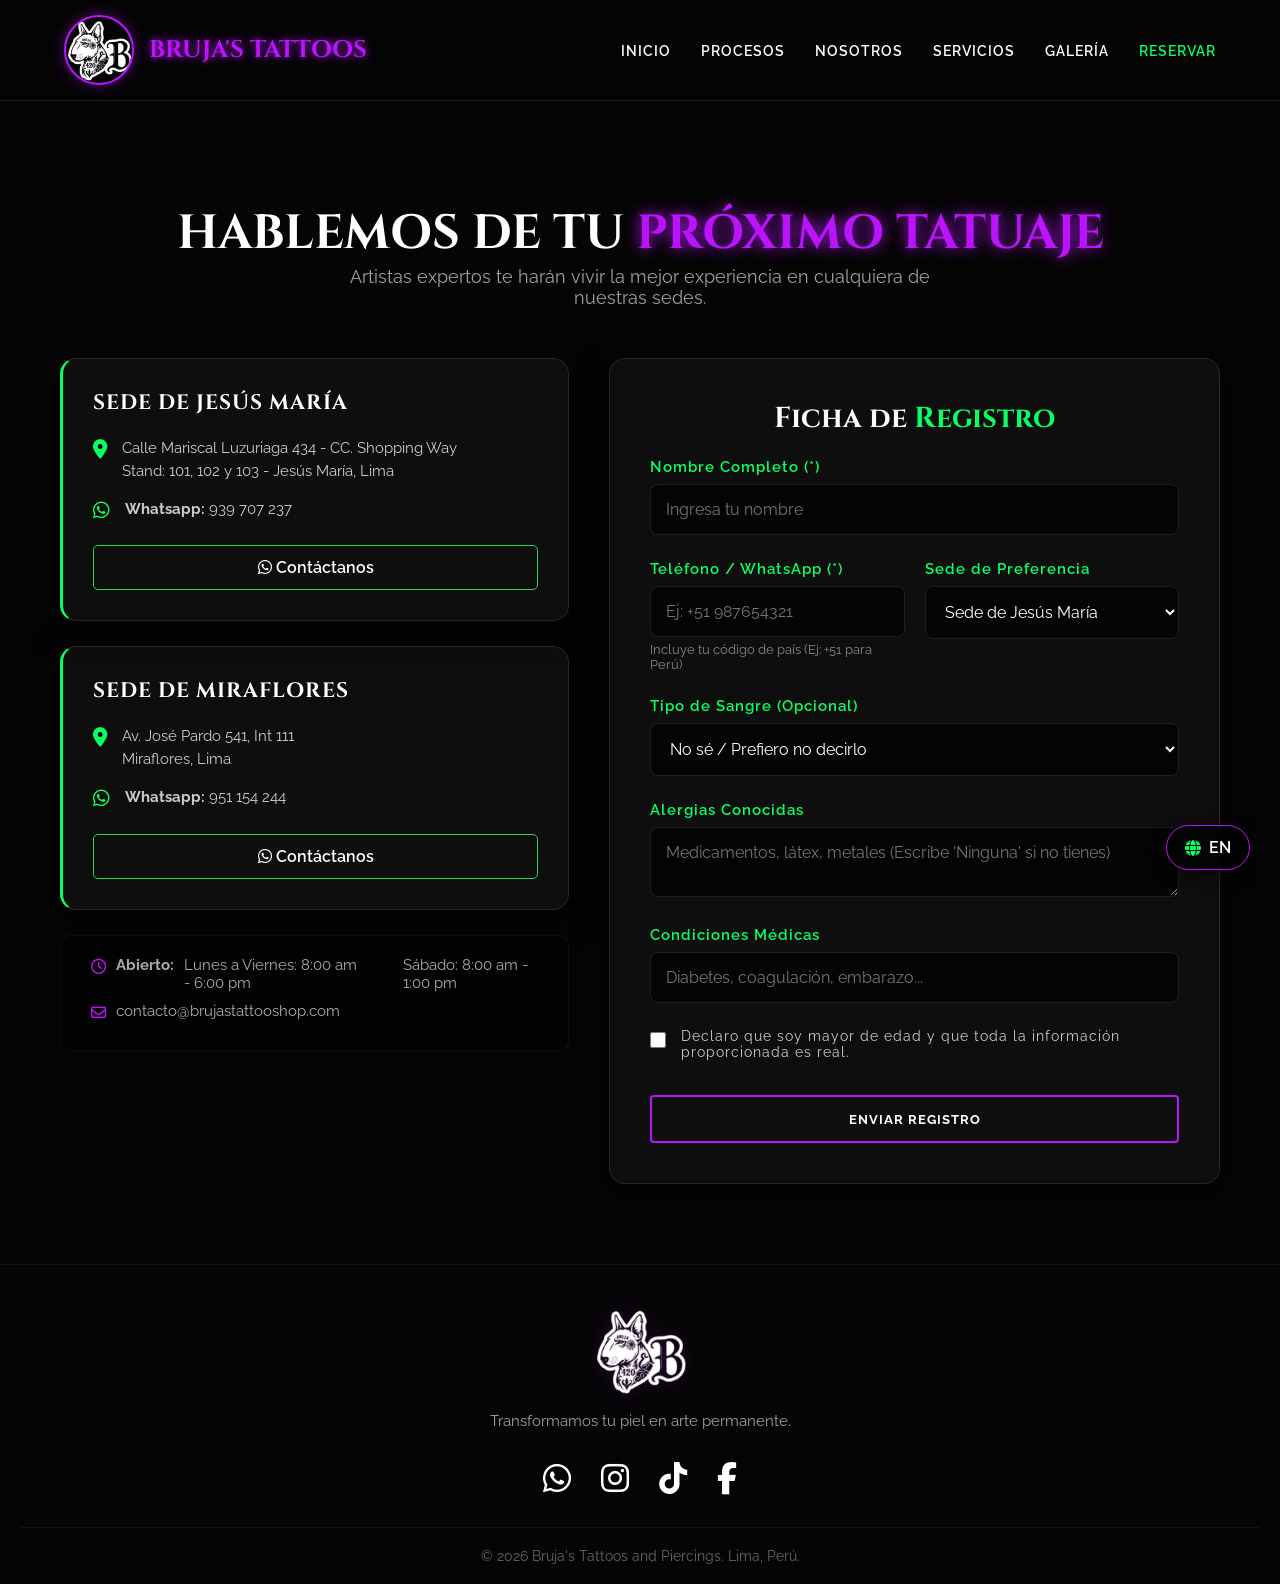
<file: registros.html>
<!DOCTYPE html>
<html lang="es">

<head>
    <meta charset="UTF-8">
    <meta name="viewport" content="width=device-width, initial-scale=1.0">
    <title>Registro - Bruja's Tattoos</title>
    <link rel="stylesheet" href="css/styles.css">
    <link
        href="https://fonts.googleapis.com/css2?family=Cinzel:wght@400;700&family=Raleway:wght@300;400;600&display=swap"
        rel="stylesheet">
    <link rel="stylesheet" href="https://cdnjs.cloudflare.com/ajax/libs/font-awesome/6.4.0/css/all.min.css">
    <style>
        /* =========================================
            ESTILOS ESPECÍFICOS DEL FORMULARIO
           ========================================= */
        .form-group {
            margin-bottom: 25px;
        }

        label {
            display: block;
            color: var(--accent-green);
            margin-bottom: 8px;
            font-size: 0.95rem;
            font-weight: 600;
            letter-spacing: 1px;
        }

        input[type="text"],
        input[type="tel"],
        select,
        textarea {
            width: 100%;
            padding: 15px;
            background: rgba(0, 0, 0, 0.6);
            border: 1px solid rgba(255, 255, 255, 0.1);
            color: #fff;
            border-radius: 8px;
            font-family: var(--font-body);
            font-size: 1rem;
            transition: all 0.3s ease;
        }

        /* El efecto de resplandor al escribir */
        input:focus,
        select:focus,
        textarea:focus {
            outline: none;
            border-color: var(--accent-purple);
            box-shadow: 0 0 15px rgba(188, 19, 254, 0.3);
            background: rgba(0, 0, 0, 0.8);
        }

        /* Estilo para el select para que haga match con el tema oscuro */
        select option {
            background: #111;
            color: #fff;
        }

        .alert-box {
            display: none;
            padding: 15px;
            background: rgba(10, 255, 96, 0.1);
            border: 1px solid var(--accent-green);
            color: #fff;
            text-align: center;
            margin-bottom: 25px;
            border-radius: 8px;
            font-weight: 600;
        }

        .form-grid {
            display: grid;
            grid-template-columns: 1fr 1fr;
            gap: 20px;
        }

        /* Que la cuadrícula se rompa en celulares */
        @media (max-width: 600px) {
            .form-grid {
                grid-template-columns: 1fr;
                gap: 0;
            }
        }
    </style>
</head>

<body>
    <nav class="navbar">
        <div class="logo">
            <img src="imagenes/logo_brujas_tattoo_final.png" alt="Bruja's Logo" class="nav-logo">
            <span>Bruja's Tattoos</span>
        </div>

        <div class="menu-toggle" id="mobile-menu">
            <span class="bar"></span>
            <span class="bar"></span>
            <span class="bar"></span>
        </div>

        <ul class="nav-links">
            <li><a href="index.html#">Inicio</a></li>
            <li><a href="index.html#nuestro-proceso">Procesos</a></li>
            <li><a href="index.html#sobre-nosotros">Nosotros</a></li>
            <li><a href="index.html#servicios">Servicios</a></li>
            <li><a href="galeria.html">Galería</a></li>
            <li><a href="registros.html" class="active btn-cta">Reservar</a></li>
        </ul>
    </nav>

    <section class="container" style="padding-top: 100px; padding-bottom: 80px;">

        <div style="text-align: center; margin-bottom: 50px;">
            <h2 style="font-family: var(--font-title); font-size: 3rem; color: #fff;">
                HABLEMOS DE TU <span
                    style="color: var(--accent-purple); text-shadow: 0 0 15px var(--accent-purple);">PRÓXIMO
                    TATUAJE</span>
            </h2>
            <p style="color: var(--text-muted); font-size: 1.1rem; max-width: 600px; margin: 0 auto;">
                Artistas expertos te harán vivir la mejor experiencia en cualquiera de nuestras sedes.
            </p>
        </div>

        <div class="contact-wrapper">

            <div class="contact-info-column">

                <div class="sede-card glass-panel">
                    <h3>SEDE DE JESÚS MARÍA</h3>
                    <ul>
                        <li>
                            <i class="fa-solid fa-location-dot"></i>
                            <div>
                                <span>Calle Mariscal Luzuriaga 434 - CC. Shopping Way</span>
                                <span>Stand: 101, 102 y 103 - Jesús María, Lima</span>
                            </div>
                        </li>
                        <li>
                            <i class="fa-brands fa-whatsapp"></i>
                            <span><strong>Whatsapp:</strong> 939 707 237</span>
                        </li>
                    </ul>
                    <a href="https://wa.me/51939707237" target="_blank" class="btn-whatsapp">
                        <i class="fa-brands fa-whatsapp"></i> Contáctanos
                    </a>
                </div>

                <div class="sede-card glass-panel">
                    <h3>SEDE DE MIRAFLORES</h3>
                    <ul>
                        <li>
                            <i class="fa-solid fa-location-dot"></i>
                            <div>
                                <span>Av. José Pardo 541, Int 111</span>
                                <span>Miraflores, Lima</span>
                            </div>
                        </li>
                        <li>
                            <i class="fa-brands fa-whatsapp"></i>
                            <span><strong>Whatsapp:</strong> 951 154 244</span>
                        </li>
                    </ul>
                    <a href="https://wa.me/51951154244" target="_blank" class="btn-whatsapp">
                        <i class="fa-brands fa-whatsapp"></i> Contáctanos
                    </a>
                </div>

                <div class="info-extra">
                    <p><i class="fa-regular fa-clock"></i> <strong>Abierto:</strong> Lunes a Viernes: 8:00 am - 6:00 pm
                        <br> <span style="margin-left: 28px;">Sábado: 8:00 am - 1:00 pm</span>
                    </p>
                    <p><i class="fa-regular fa-envelope"></i> contacto@brujastattooshop.com</p>
                </div>

            </div>

            <div class="contact-form-column glass-panel">
                <h3
                    style="font-family: var(--font-title); font-size: 1.8rem; margin-bottom: 20px; color: #fff; text-align: center;">
                    Ficha de <span style="color: var(--accent-green);">Registro</span></h3>

                <div id="successMessage" class="alert-box">
                    ✅ ¡Registro Exitoso! Tus datos han sido enviados.
                </div>
                <div id="errorMessage" class="alert-box"
                    style="background: rgba(220, 53, 69, 0.1); border-color: #dc3545;">
                    ❌ Error al guardar. Intenta nuevamente.
                </div>

                <form id="registroForm">
                    <div class="form-group">
                        <label>Nombre Completo (*)</label>
                        <input type="text" id="nombre" required placeholder="Ingresa tu nombre">
                    </div>

                    <div class="form-grid">
                        <div class="form-group">
                            <label>Teléfono / WhatsApp (*)</label>
                            <input type="tel" id="telefono" required pattern="^(?!\+?([0-9])\1+$)\+?[0-9]{8,15}$"
                                title="Ingresa un número válido. No se permiten dígitos repetidos consecutivamente (Ej: 33333333)."
                                placeholder="Ej: +51 987654321">
                            <small style="color: #888; font-size: 0.8rem; margin-top: 5px; display: block;">
                                Incluye tu código de país (Ej: +51 para Perú)
                            </small>
                        </div>
                        <div class="form-group">
                            <label>Sede de Preferencia</label>
                            <select id="sede-preferencia">
                                <option value="Jesus Maria">Sede de Jesús María</option>
                                <option value="Miraflores">Sede de Miraflores</option>
                            </select>
                        </div>
                    </div>

                    <div class="form-group">
                        <label>Tipo de Sangre (Opcional)</label>
                        <select id="sangre">
                            <option value="Desconocido">No sé / Prefiero no decirlo</option>
                            <option value="O+">O+</option>
                            <option value="O-">O-</option>
                            <option value="A+">A+</option>
                            <option value="A-">A-</option>
                            <option value="B+">B+</option>
                            <option value="B-">B-</option>
                            <option value="AB+">AB+</option>
                        </select>
                    </div>


                    <div class="form-group">
                        <label>Alergias Conocidas</label>
                        <textarea id="alergias" rows="2"
                            placeholder="Medicamentos, látex, metales (Escribe 'Ninguna' si no tienes)"></textarea>
                    </div>

                    <div class="form-group">
                        <label>Condiciones Médicas</label>
                        <input type="text" id="condiciones" placeholder="Diabetes, coagulación, embarazo...">
                    </div>

                    <div class="form-group"
                        style="display: flex; align-items: flex-start; gap: 15px; margin-top: 20px;">
                        <input type="checkbox" id="checkEdad" style="width: 20px; height: 20px; margin-top: 2px;"
                            required>
                        <label for="checkEdad" style="margin:0; font-size: 0.85rem; color: #ccc; font-weight: normal;">
                            Declaro que soy mayor de edad y que toda la información proporcionada es real.
                        </label>
                    </div>

                    <button type="submit" class="btn-main"
                        style="width: 100%; margin-top: 10px; border-color: var(--accent-purple);">
                        Enviar Registro
                    </button>
                </form>
            </div>

        </div>
    </section>

    <a href="registros-en.html" class="lang-toggle">
        <i class="fa-solid fa-globe"></i> <span>EN</span>
    </a>

    <footer class="site-footer">
        <div class="footer-content-minimal">
            <img src="imagenes/logo_brujas_tattoo_final.png" alt="Bruja's Tattoos Logo" class="footer-logo">
            <p class="footer-description">Transformamos tu piel en arte permanente.</p>
            
            <div class="social-links-big">
                <a href="https://wa.me/51939707237" target="_blank" title="WhatsApp"><i class="fa-brands fa-whatsapp"></i></a>
                <a href="https://www.instagram.com/brujastattooshop/" target="_blank" title="Instagram"><i class="fa-brands fa-instagram"></i></a>
                <a href="https://www.tiktok.com/@brujastattooshop" target="_blank" title="TikTok"><i class="fa-brands fa-tiktok"></i></a>
                <a href="https://www.facebook.com/brujastattooshop/" target="_blank" title="Facebook"><i class="fa-brands fa-facebook-f"></i></a>
            </div>
        </div>

        <div class="footer-bottom">
            <p>&copy; 2026 Bruja's Tattoos and Piercings. Lima, Perú.</p>
        </div>
    </footer>

    <script src="js/script.js"></script>
</body>

</html>
</file>
<file: css/styles.css>
/* styles.css */
:root {
    --bg-dark: #050505;
    --bg-panel: rgba(20, 20, 20, 0.6);
    --text-main: #f0f0f0;
    --text-muted: #a0a0a0;
    --accent-purple: #bc13fe;
    /* Púrpura Bruja */
    --accent-green: #0aff60;
    /* Verde Tóxico/Poción */
    --glass-border: 1px solid rgba(255, 255, 255, 0.1);
    --font-title: 'Cinzel', serif;
    --font-body: 'Raleway', sans-serif;
}


html {
    scroll-behavior: smooth; /* Hace que el deslizamiento sea suave en toda la página */
    scroll-padding-top: 100px; /* IMPORTANTE: Evita que tu menú fijo tape el título de la sección al bajar */
}


* {
    margin: 0;
    padding: 0;
    box-sizing: border-box;
}

body {
    background-color: var(--bg-dark);
    color: var(--text-main);
    font-family: var(--font-body);
    min-height: 100vh;
    display: flex;
    flex-direction: column;
    overflow-x: hidden;
    animation: fadeIn 0.8s ease-in-out;
}

@keyframes fadeIn {
    from {
        opacity: 0;
        transform: translateY(10px);
    }

    to {
        opacity: 1;
        transform: translateY(0);
    }
}

/* --- Navbar --- */
.navbar {
    display: flex;
    justify-content: space-between;
    align-items: center;
    padding: 15px 5%;
    background: rgba(5, 5, 5, 0.95);
    /* Un poco más oscuro para mejor lectura */
    backdrop-filter: blur(10px);
    position: sticky;
    top: 0;
    z-index: 1000;
    border-bottom: var(--glass-border);
}

/* --- Logo Mejorado --- */
.logo {
    display: flex;
    align-items: center;
    gap: 15px;
    text-decoration: none;
    /* Por si decides hacer el logo clickeable */
}

.nav-logo {
    height: 70px;
    /* Tamaño más manejable, sin salir de la barra */
    width: 70px;
    border-radius: 50%;
    object-fit: cover;
    background-color: var(--bg-dark);
    border: 2px solid var(--accent-purple);
    box-shadow: 0 0 15px rgba(188, 19, 254, 0.4);
    transition: transform 0.3s ease;
}

.nav-logo:hover {
    transform: scale(1.1) rotate(5deg);
}

.logo span {
    font-family: var(--font-title);
    font-size: 1.5rem;
    font-weight: 700;
    color: var(--accent-purple);
    text-transform: uppercase;
    text-shadow: 0 0 10px var(--accent-purple);
}

/* --- Enlaces de Navegación --- */
.nav-links {
    list-style: none;
    display: flex;
    gap: 30px;
    align-items: center;
    margin: 0;
}

.nav-links a {
    text-decoration: none;
    color: #fff;
    font-size: 0.9rem;
    text-transform: uppercase;
    font-weight: 600;
    letter-spacing: 1px;
    transition: 0.3s;
}

.nav-links a:hover,
.nav-links a.active {
    color: var(--accent-green);
}

/* --- Botón Hamburguesa (Oculto en PC) --- */
.menu-toggle {
    display: none;
    flex-direction: column;
    cursor: pointer;
    gap: 6px;
    z-index: 1001;
    /* Asegura que esté por encima del menú desplegado */
}

.bar {
    width: 30px;
    height: 3px;
    background-color: var(--text-main);
    transition: all 0.3s ease;
    border-radius: 2px;
}

/* --- Hero Section (Contenedor Padre) --- */
.hero {
    position: relative;
    height: 90vh;
    width: 100%;
    display: flex;
    align-items: center;
    justify-content: center;
    overflow: hidden;
}

/* Capa 1: Carrusel de Fondo */
.carousel-background {
    position: absolute;
    top: 0;
    left: 0;
    width: 100%;
    height: 100%;
    z-index: 1;
}

.carousel-track {
    display: flex;
    width: calc(100vw * 8);
    /* 4 originales + 4 duplicados */
    height: 100%;
    animation: scroll 24s linear infinite;
    /* 3s por imagen */
}

.carousel-slide {
    width: 100vw;
    height: 100%;
}

.carousel-slide img {
    width: 100%;
    height: 100%;
    object-fit: cover;
}

/* Capa 2: Overlay Oscuro (Contraste) */
.hero-overlay {
    position: absolute;
    top: 0;
    left: 0;
    width: 100%;
    height: 100%;
    background: linear-gradient(rgba(0, 0, 0, 0.5), rgba(0, 0, 0, 0.8));
    z-index: 2;
}

/* Capa 3: Contenido (Texto y Botones) */
.hero-content {
    position: relative;
    z-index: 3;
    text-align: center;
    padding: 0 20px;
    max-width: 900px;
}

.hero-content h1 {
    font-family: var(--font-title);
    font-size: clamp(2.5rem, 8vw, 5rem);
    line-height: 1.1;
    margin-bottom: 20px;
    letter-spacing: 5px;
}

.hero-content h1 span {
    color: var(--accent-purple);
    text-shadow: 0 0 20px var(--accent-purple);
}

.hero-content p {
    font-size: 1.2rem;
    color: var(--text-muted);
    max-width: 600px;
    margin: 0 auto 40px;
    font-weight: 300;
}

/* --- Botones --- */
.hero-btns {
    display: flex;
    gap: 20px;
    justify-content: center;
    flex-wrap: wrap;
}

.btn-main {
    display: inline-block;
    padding: 14px 35px;
    text-decoration: none;
    font-family: var(--font-body);
    font-weight: 700;
    text-transform: uppercase;
    letter-spacing: 1px;
    transition: all 0.3s ease;
    border-radius: 4px;
    text-align: center;
    min-width: 200px;
    border: 2px solid var(--accent-green);
    color: #fff;
    background: transparent;
}

.btn-main:hover {
    background: var(--accent-green);
    color: #000;
    box-shadow: 0 0 25px rgba(10, 255, 96, 0.5);
}

.btn-cta {
    border-color: var(--accent-purple) !important;
}

.btn-cta:hover {
    background: var(--accent-purple) !important;
    color: #fff !important;
    box-shadow: 0 0 25px rgba(188, 19, 254, 0.5) !important;
}

/* --- Animación del Carrusel --- */
@keyframes scroll {
    0% {
        transform: translateX(0);
    }

    100% {
        transform: translateX(calc(-100vw * 4));
    }
}

/* --- Layout General --- */
.container {
    max-width: 1200px;
    margin: 0 auto;
    padding: 60px 20px;
}

.glass-panel {
    background: var(--bg-panel);
    backdrop-filter: blur(12px);
    border: var(--glass-border);
    border-radius: 16px;
    padding: 40px;
    box-shadow: 0 8px 32px rgba(0, 0, 0, 0.8);
}

/* --- Footer --- */
footer {
    text-align: center;
    padding: 40px 20px;
    background: #020202;
    border-top: var(--glass-border);
    font-size: 0.85rem;
    color: var(--text-muted);
}



/* --- Responsivo --- */
@media (max-width: 768px) {

    /* Ajustes del Logo para que quepa en celular */
    .nav-logo {
        height: 50px;
        width: 50px;
    }

    .logo span {
        font-size: 1.2rem;
    }

    /* Activación de la Hamburguesa */
    .menu-toggle {
        display: flex;
    }

    /* Transformación del menú a un panel elegante */
    .nav-links {
        position: absolute;
        top: 100%;
        left: -100%;
        width: 100%;
        background: rgba(8, 8, 8, 0.98);
        /* Fondo ultra oscuro */
        backdrop-filter: blur(15px);
        flex-direction: column;
        align-items: flex-start;
        /* Alinea todo a la izquierda */
        padding: 20px 40px;
        /* Da un buen margen a los lados */
        gap: 0;
        /* Quitamos el gap para usar bordes en su lugar */
        transition: left 0.4s ease-in-out;
        border-bottom: 2px solid var(--accent-purple);
        /* Borde morado abajo para cerrar el menú */
        box-shadow: 0 15px 25px rgba(0, 0, 0, 0.8);
    }

    .nav-links.active {
        left: 0;
    }

    /* Estilo para cada recuadro del menú */
    .nav-links li {
        width: 100%;
        margin: 0;
        border-bottom: 1px solid rgba(255, 255, 255, 0.05);
        /* Línea divisoria muy sutil */
    }

    .nav-links li:last-child {
        border-bottom: none;
        /* El último no lleva línea */
        margin-top: 10px;
        /* Separamos un poco el botón de "Reservar" */
    }

    /* Estilo del texto del enlace en celular */
    .nav-links a {
        display: block;
        /* Hace que toda el área horizontal sea clickeable, no solo el texto */
        padding: 20px 0;
        font-size: 1.1rem;
        width: 100%;
        transition: all 0.3s ease;
    }

    /* Efecto al tocar o pasar el mouse en celular */
    .nav-links a:hover,
    .nav-links a.active {
        padding-left: 15px;
        /* Empuja el texto un poquito a la derecha al tocarlo */
        color: var(--accent-purple);
    }

    .hero-content h1 {
        font-size: 2.5rem;
    }

    .btn-main {
        width: 100%;
    }

    /* Animación visual de la hamburguesa cuando está abierta (Opcional pero genial) */
    .menu-toggle.active .bar:nth-child(1) {
        transform: translateY(9px) rotate(45deg);
    }

    .menu-toggle.active .bar:nth-child(2) {
        opacity: 0;
    }

    .menu-toggle.active .bar:nth-child(3) {
        transform: translateY(-9px) rotate(-45deg);
    }
}




/* =========================================
    SECCIÓN PARALLAX (NOSOTROS / MISIÓN / VISIÓN)
   ========================================= */

.parallax-section {
    position: relative;
    width: 100%;
    /* La altura mínima asegura que haya suficiente espacio para hacer scroll */
    min-height: 100vh;

    /* EL TRUCO DEL PARALLAX ESTÁ EN ESTAS 3 LÍNEAS */
    background-image: url('../imagenes/imagen4.jpg');
    /* Pon tu imagen aquí */
    background-size: cover;
    background-position: center;
    background-attachment: fixed;
    /* Esto hace que el fondo se quede quieto al bajar */

    display: flex;
    align-items: center;
    padding: 100px 20px;
}

/* Velo oscuro para que las cajas de cristal destaquen */
.parallax-overlay {
    position: absolute;
    top: 0;
    left: 0;
    width: 100%;
    height: 100%;
    background-color: rgba(17, 17, 17, 0.85);
    /* Un negro casi sólido, muy oscuro */
    z-index: 1;
}

/* Contenedor de las tarjetas */
.parallax-content {
    position: relative;
    z-index: 2;
    /* Por encima del velo oscuro */
    width: 100%;
    max-width: 1100px;
    margin: 0 auto;
    display: flex;
    flex-direction: column;
    gap: 60px;
    /* Separación vertical entre cajas */
}

/* Diseño de las tarjetas estilo Glassmorphism */
.info-card {
    background: rgba(30, 30, 30, 0.4);
    backdrop-filter: blur(12px);
    /* El efecto de cristal esmerilado */
    -webkit-backdrop-filter: blur(12px);
    border: 1px solid rgba(255, 255, 255, 0.05);
    padding: 40px;
    border-radius: 8px;
    width: 85%;
    max-width: 500px;
    box-shadow: 0 15px 35px rgba(0, 0, 0, 0.5);
    transition: transform 0.4s ease, border-color 0.4s ease;
}

.info-card:hover {
    transform: translateY(-10px);
    /* Flota un poco al pasar el mouse */
}

/* Posicionamiento en Zig-Zag para dar dinamismo */
.offset-left {
    align-self: flex-start;
    border-left: 3px solid var(--accent-purple, #9b59b6);
}

.offset-right {
    align-self: flex-end;
    border-right: 3px solid var(--accent-green, #2ecc71);
}

.offset-center {
    align-self: center;
    border-bottom: 3px solid var(--accent-purple, #9b59b6);
}

/* Tipografía de las tarjetas */
.info-card h3 {
    font-family: 'Cinzel', serif;
    font-size: 2.2rem;
    margin-bottom: 20px;
    text-transform: uppercase;
}

.info-card p {
    font-family: 'Raleway', sans-serif;
    color: #e0e0e0;
    line-height: 1.7;
    font-size: 1.1rem;
}

.title-purple {
    color: var(--accent-purple, #9b59b6);
}

.title-green {
    color: var(--accent-green, #2ecc71);
}

/* Adaptación para pantallas pequeñas (Celulares) */
@media (max-width: 768px) {
    .parallax-content {
        gap: 30px;
    }

    .info-card {
        width: 100%;
        align-self: center;
        /* En móviles se centra todo */
        border-left: 2px solid var(--accent-purple);
        border-right: none;
    }

    /* En celulares el efecto parallax puede verse mal en algunos navegadores,
       así que lo desactivamos para que el fondo se mueva normal */
    .parallax-section {
        background-attachment: scroll;
    }
}




/* =========================================
    LÍNEA DE TIEMPO (EL RITUAL SEGURO)
   ========================================= */
.timeline {
    position: relative;
    max-width: 1000px;
    margin: 0 auto;
    padding: 40px 0;
}

/* La línea central brillante */
.timeline::after {
    content: '';
    position: absolute;
    width: 4px;
    background: var(--accent-purple);
    box-shadow: 0 0 15px var(--accent-purple);
    top: 0;
    bottom: 0;
    left: 50%;
    transform: translateX(-50%);
    border-radius: 5px;
}

/* Contenedor de cada paso */
.timeline-item {
    padding: 10px 40px;
    position: relative;
    width: 50%;
    margin-bottom: 30px;
}

/* Posicionamiento izquierda/derecha */
.timeline-item.left {
    left: 0;
}

.timeline-item.right {
    left: 50%;
}

/* Los círculos con iconos */
.timeline-icon {
    position: absolute;
    width: 50px;
    height: 50px;
    right: -25px;
    top: 20px;
    background: var(--bg-dark);
    border: 3px solid var(--accent-purple);
    border-radius: 50%;
    z-index: 10;
    display: flex;
    align-items: center;
    justify-content: center;
    font-size: 1.2rem;
    color: #fff;
    box-shadow: 0 0 15px rgba(188, 19, 254, 0.5);
    transition: all 0.4s ease;
}

.timeline-item.right .timeline-icon {
    left: -25px;
    /* Ajuste para los de la derecha */
}

/* Ajustes a la tarjeta dentro de la línea de tiempo */
.timeline-content {
    padding: 30px;
    position: relative;
    transition: transform 0.3s ease;
}

.timeline-content h3 {
    font-family: var(--font-title);
    font-size: 1.5rem;
    margin-bottom: 15px;
}

.timeline-content p {
    font-size: 1rem;
    line-height: 1.6;
    color: #ccc;
}

.timeline-content p strong {
    color: #fff;
}

/* Efecto Hover: ¡El icono brilla en verde al leer la tarjeta! */
.timeline-item:hover .timeline-icon {
    border-color: var(--accent-green);
    color: var(--accent-green);
    box-shadow: 0 0 20px var(--accent-green);
    transform: scale(1.1) rotate(10deg);
}

.timeline-item:hover .timeline-content {
    transform: translateY(-5px);
}

/* =========================================
    RESPONSIVE: LÍNEA DE TIEMPO EN CELULAR
   ========================================= */
@media (max-width: 768px) {

    /* Movemos la línea central hacia la izquierda */
    .timeline::after {
        left: 31px;
        /* 20px padding + 11px al centro del icono */
    }

    /* Todas las tarjetas ocupan el 100% y se alinean a la derecha de la línea */
    .timeline-item {
        width: 100%;
        padding-left: 80px;
        padding-right: 10px;
    }

    .timeline-item.left,
    .timeline-item.right {
        left: 0;
    }

    /* Alineamos todos los iconos a la izquierda */
    .timeline-item.left .timeline-icon,
    .timeline-item.right .timeline-icon {
        left: 6px;
        right: auto;
    }
}






/* =========================================
    ACORDEÓN DE SERVICIOS (VERSIÓN CORREGIDA)
   ========================================= */

.accordion-wrapper {
    display: flex;
    width: 100%;
    height: 650px;
    gap: 15px;
}

/* --- TARJETA ESTÁTICA (AHORA ES INAMOVIBLE) --- */
.accordion-static {
    width: 350px; /* Ancho fijo exacto */
    flex-shrink: 0; /* Prohíbe que el navegador la encoja */
    display: flex;
    flex-direction: column;
    justify-content: center;
    border-radius: 15px;
    padding: 40px;
    margin-right: 15px;
    border-right: 3px solid var(--accent-green);
}

.accordion-item {
    position: relative;
    flex: 1; 
    border-radius: 15px;
    background-size: cover;
    background-position: center;
    overflow: hidden;
    transition: all 0.6s cubic-bezier(0.25, 1, 0.5, 1);
    cursor: pointer;
    border: 1px solid rgba(255, 255, 255, 0.1);
    min-height: 100px;
}

.accordion-overlay {
    position: absolute;
    top: 0; left: 0; width: 100%; height: 100%;
    background: rgba(5,5,5,0.6); 
    transition: background 0.4s ease;
}

.accordion-icon-box {
    position: absolute;
    top: 50%;
    left: 50%;
    transform: translate(-50%, -50%);
    transition: all 0.4s ease;
    z-index: 2;
}

.accordion-icon-box i {
    font-size: 2rem;
    color: var(--accent-green);
    background: rgba(10, 255, 96, 0.1);
    padding: 20px;
    border-radius: 50%;
    border: 1px solid var(--accent-green);
    box-shadow: 0 0 15px rgba(10, 255, 96, 0.2);
}

.accordion-content {
    position: absolute;
    bottom: 40px;
    left: 30px;
    right: 30px;
    opacity: 0;
    transform: translateY(30px);
    transition: all 0.5s ease;
    pointer-events: none;
    z-index: 3;
    display: flex;
    flex-direction: column;
    gap: 15px;
}

.accordion-content h3 {
    font-family: var(--font-title);
    font-size: 1.8rem;
    color: var(--accent-purple);
    margin: 0;
    text-shadow: 0 2px 10px rgba(0,0,0,0.8);
}

.accordion-content p {
    font-size: 1.1rem;
    color: #f0f0f0;
    line-height: 1.6;
    margin: 0;
    text-shadow: 0 2px 5px rgba(0,0,0,0.8);
}

/* Hover / Interacción */
.accordion-item:hover,
.accordion-item.active {
    flex: 4; 
    border-color: var(--accent-green);
}

.accordion-item:hover .accordion-overlay,
.accordion-item.active .accordion-overlay {
    background: rgba(5,5,5,0.8);
}

.accordion-item:hover .accordion-icon-box,
.accordion-item.active .accordion-icon-box {
    opacity: 0;
    transform: translate(-50%, -100%); 
}

.accordion-item:hover .accordion-content,
.accordion-item.active .accordion-content {
    opacity: 1;
    transform: translateY(0);
    transition-delay: 0.2s;
}

/* =========================================
    SOLUCIÓN PARA CELULARES
   ========================================= */
@media (max-width: 900px) {
    .accordion-wrapper {
        flex-direction: column;
        height: auto !important; 
    }

    .accordion-static {
        width: 100%; 
        margin-right: 0;
        margin-bottom: 15px;
        border-right: none;
        border-bottom: 3px solid var(--accent-green);
        text-align: center;
        padding: 30px 20px;
    }

    .accordion-item {
        /* Matamos el flexbox de PC para la tarjeta cerrada */
        flex: none !important; 
        width: 100%;
        height: 100px; 
        margin-bottom: 10px;
        transition: height 0.5s ease; /* Para que al abrir baje suavecito */
    }

    /* ¡AQUÍ ESTÁ LA CORRECCIÓN! (Matamos el flexbox de PC para la tarjeta ABIERTA) */
    .accordion-item:hover,
    .accordion-item.active {
        flex: none !important; 
        
        /* AHORA SÍ: Cambia este número y la tarjeta te va a obedecer */
        height: 150px !important; 
    }

    .accordion-icon-box i {
        font-size: 1.5rem;
        padding: 15px;
    }

    .accordion-content {
        bottom: 20px; 
        left: 20px;
        right: 20px;
        gap: 8px; 
    }

    .accordion-content h3 { 
        font-size: 1.5rem; 
    }
    
    .accordion-content p { 
        font-size: 1rem; 
        width: 100%;
    }
}



/* =========================================
    GALERÍA MASONRY Y FILTROS
   ========================================= */

/* --- Contenedor de Filtros --- */
.gallery-filters {
    display: flex;
    justify-content: center;
    gap: 15px;
    margin-bottom: 40px;
    flex-wrap: wrap;
}

.filter-btn {
    background: transparent;
    color: var(--text-main);
    border: 1px solid rgba(255, 255, 255, 0.2);
    padding: 10px 25px;
    border-radius: 30px;
    font-family: var(--font-body);
    font-size: 1rem;
    font-weight: 600;
    cursor: pointer;
    transition: all 0.3s ease;
}

.filter-btn:hover,
.filter-btn.active {
    background: var(--accent-purple);
    border-color: var(--accent-purple);
    color: #fff;
    box-shadow: 0 0 15px rgba(188, 19, 254, 0.4);
}

/* --- La Cuadrícula Masonry --- */
.masonry-grid {
    column-count: 3; /* 3 columnas en monitor */
    column-gap: 20px;
    width: 100%;
}

.masonry-item {
    break-inside: avoid; /* Evita que una foto se corte a la mitad entre dos columnas */
    margin-bottom: 20px;
    position: relative;
    border-radius: 12px;
    overflow: hidden;
    cursor: pointer;
    transition: transform 0.3s ease, opacity 0.4s ease;
}

.masonry-item img {
    width: 100%;
    display: block;
    border-radius: 12px;
    transition: transform 0.5s ease;
}

/* Efecto al pasar el mouse por una foto */
.item-overlay {
    position: absolute;
    top: 0; left: 0; width: 100%; height: 100%;
    background: rgba(188, 19, 254, 0.4); /* Velo morado translúcido */
    display: flex;
    align-items: center;
    justify-content: center;
    opacity: 0;
    transition: opacity 0.3s ease;
}

.item-overlay span {
    color: #fff;
    font-family: var(--font-title);
    font-size: 1.5rem;
    letter-spacing: 2px;
    transform: translateY(20px);
    transition: transform 0.3s ease;
}

.masonry-item:hover img {
    transform: scale(1.05); /* Zoom in ligero a la foto */
}

.masonry-item:hover .item-overlay {
    opacity: 1;
}

.masonry-item:hover .item-overlay span {
    transform: translateY(0);
}

/* Clase para ocultar fotos al filtrar */
.masonry-item.hidden {
    display: none;
}

/* --- Lightbox (Pantalla Completa) --- */
.lightbox {
    position: fixed;
    top: 0; left: 0; width: 100%; height: 100%;
    background: rgba(5, 5, 5, 0.95);
    backdrop-filter: blur(10px);
    z-index: 9999;
    display: flex;
    align-items: center;
    justify-content: center;
    opacity: 0;
    pointer-events: none; /* Desactivado por defecto */
    transition: opacity 0.3s ease;
}

.lightbox.active {
    opacity: 1;
    pointer-events: auto;
}

.lightbox-img {
    max-width: 90%;
    max-height: 90vh;
    border-radius: 10px;
    box-shadow: 0 10px 40px rgba(0,0,0,0.8);
    transform: scale(0.9);
    transition: transform 0.3s ease;
}

.lightbox.active #lightbox-img {
    transform: scale(1);
}

.lightbox-close {
    position: absolute;
    top: 30px;
    right: 40px;
    font-size: 2.5rem;
    color: #fff;
    cursor: pointer;
    transition: color 0.3s ease;
}

.lightbox-close:hover {
    color: var(--accent-purple);
}

/* =========================================
    ADAPTACIÓN PARA CELULARES
   ========================================= */
@media (max-width: 768px) {
    .masonry-grid {
        column-count: 2; /* 2 columnas en móvil para que encajen mejor las fotos */
        column-gap: 15px;
    }

    .gallery-filters {
        flex-wrap: nowrap;
        justify-content: flex-start;
        overflow-x: auto; /* Permite deslizar los botones con el dedo */
        padding-bottom: 10px;
        /* Oculta la barra de scroll fea en móviles */
        -ms-overflow-style: none;  
        scrollbar-width: none;  
    }
    .gallery-filters::-webkit-scrollbar { 
        display: none; 
    }

    .filter-btn {
        flex-shrink: 0; /* Evita que los botones se aplasten */
    }

    .item-overlay {
        display: none; /* En celular quitamos el hover porque no hay mouse */
    }
}

@media (max-width: 480px) {
    /* Si la pantalla es DEMASIADO pequeña, pasamos a 1 sola columna */
    .masonry-grid {
        column-count: 1;
    }
}





/* =========================================
            LAYOUT CONTACTO (SEDES Y FORMULARIO)
           ========================================= */
        .contact-wrapper {
            display: grid;
            grid-template-columns: 1fr 1.2fr; /* Columna izq (sedes) más pequeña, form más ancho */
            gap: 40px;
            max-width: 1200px;
            margin: 0 auto;
        }

        /* --- Estilo de las Tarjetas de Sedes --- */
        .sede-card {
            padding: 30px;
            margin-bottom: 25px;
            border-left: 3px solid var(--accent-green); /* Línea verde decorativa */
        }

        .sede-card h3 {
            font-family: var(--font-title);
            font-size: 1.3rem;
            color: #fff;
            margin-bottom: 20px;
            letter-spacing: 1px;
        }

        .sede-card ul {
            list-style: none;
            padding: 0;
            margin-bottom: 25px;
        }

        .sede-card ul li {
            display: flex;
            align-items: flex-start;
            gap: 15px;
            color: #ccc;
            margin-bottom: 15px;
            font-size: 0.95rem;
            line-height: 1.5;
        }

        .sede-card ul li i {
            color: var(--accent-green);
            font-size: 1.2rem;
            margin-top: 3px;
        }

        .sede-card ul li span {
            display: block;
        }

        /* Botón estilo Whatsapp */
        .btn-whatsapp {
            display: inline-block;
            width: 100%;
            text-align: center;
            background: transparent;
            color: #fff;
            border: 1px solid #25D366; /* Color oficial de Whatsapp */
            padding: 12px;
            border-radius: 5px;
            text-decoration: none;
            font-weight: 600;
            transition: all 0.3s ease;
        }

        .btn-whatsapp:hover {
            background: #25D366;
            color: #000;
            box-shadow: 0 0 15px rgba(37, 211, 102, 0.4);
        }

        /* Info Extra (Horarios y Correo) */
        .info-extra {
            background: rgba(0, 0, 0, 0.4);
            padding: 20px 30px;
            border-radius: 10px;
            border: 1px solid rgba(255, 255, 255, 0.05);
        }

        .info-extra p {
            color: #aaa;
            margin-bottom: 10px;
            font-size: 0.95rem;
            display: flex;
            align-items: flex-start;
            gap: 10px;
        }

        .info-extra p i {
            color: var(--accent-purple);
            margin-top: 3px;
        }

        .contact-form-column {
            padding: 40px;
        }

        /* --- RESPONSIVE PARA CELULARES --- */
        @media (max-width: 900px) {
            .contact-wrapper {
                grid-template-columns: 1fr; /* Todo pasa a una sola columna */
            }
            
            /* Hacemos que el formulario aparezca PRIMERO en celulares */
            .contact-form-column {
                order: -1; 
                padding: 25px;
            }
        }




/* =========================================
    BOTÓN FLOTANTE DE IDIOMA
   ========================================= */
.lang-toggle {
    position: fixed;
    bottom: 30px;
    right: 30px;
    background: rgba(0, 0, 0, 0.6);
    backdrop-filter: blur(10px);
    border: 1px solid var(--accent-purple);
    color: #fff;
    padding: 12px 18px;
    border-radius: 30px;
    cursor: pointer;
    z-index: 1000;
    display: flex;
    align-items: center;
    gap: 8px;
    font-family: var(--font-body);
    font-weight: 600;
    font-size: 1rem;
    text-decoration: none;
    transition: all 0.3s cubic-bezier(0.25, 1, 0.5, 1);
    box-shadow: 0 5px 15px rgba(0,0,0,0.5);
}

.lang-toggle i {
    color: var(--accent-green);
    transition: color 0.3s ease;
}

/* Efecto al pasar el mouse */
.lang-toggle:hover {
    background: var(--accent-purple);
    border-color: var(--accent-purple);
    transform: translateY(-5px); /* Flota un poquito hacia arriba */
    box-shadow: 0 10px 20px rgba(188, 19, 254, 0.4);
}

.lang-toggle:hover i {
    color: #fff; /* El icono cambia a blanco para que se lea mejor */
}

/* Para que en celular no estorbe con el pulgar, lo hacemos un poco más pequeño */
@media (max-width: 768px) {
    .lang-toggle {
        bottom: 20px;
        right: 20px;
        padding: 10px 15px;
        font-size: 0.9rem;
    }
}        






/* =========================================
    FOOTER MINIMALISTA
   ========================================= */
.site-footer {
    background: #050505;
    border-top: 1px solid rgba(255, 255, 255, 0.05);
    padding: 40px 20px 20px;
    font-family: var(--font-body);
    text-align: center;
}

.footer-content-minimal {
    display: flex;
    flex-direction: column;
    align-items: center;
    gap: 15px;
    margin-bottom: 30px;
}

.footer-logo {
    max-width: 100px;
    filter: drop-shadow(0 0 10px rgba(188, 19, 254, 0.2));
}

.footer-description {
    color: var(--text-muted);
    font-size: 0.95rem;
    max-width: 400px;
    margin: 0;
}

/* Iconos de Redes más grandes sin el círculo gris */
.social-links-big {
    display: flex;
    gap: 30px;
    margin-top: 15px;
}

.social-links-big a {
    color: #fff;
    font-size: 2rem; /* <-- Aquí le damos el tamaño grande a los iconos */
    transition: all 0.3s ease;
}

.social-links-big a:hover {
    color: var(--accent-purple);
    transform: scale(1.15); /* Crecen ligeramente al pasar el mouse */
    filter: drop-shadow(0 0 15px rgba(188, 19, 254, 0.6)); /* Resplandor morado */
}

.footer-bottom {
    border-top: 1px solid rgba(255, 255, 255, 0.05);
    padding-top: 20px;
    color: #666;
    font-size: 0.85rem;
}
</file>
